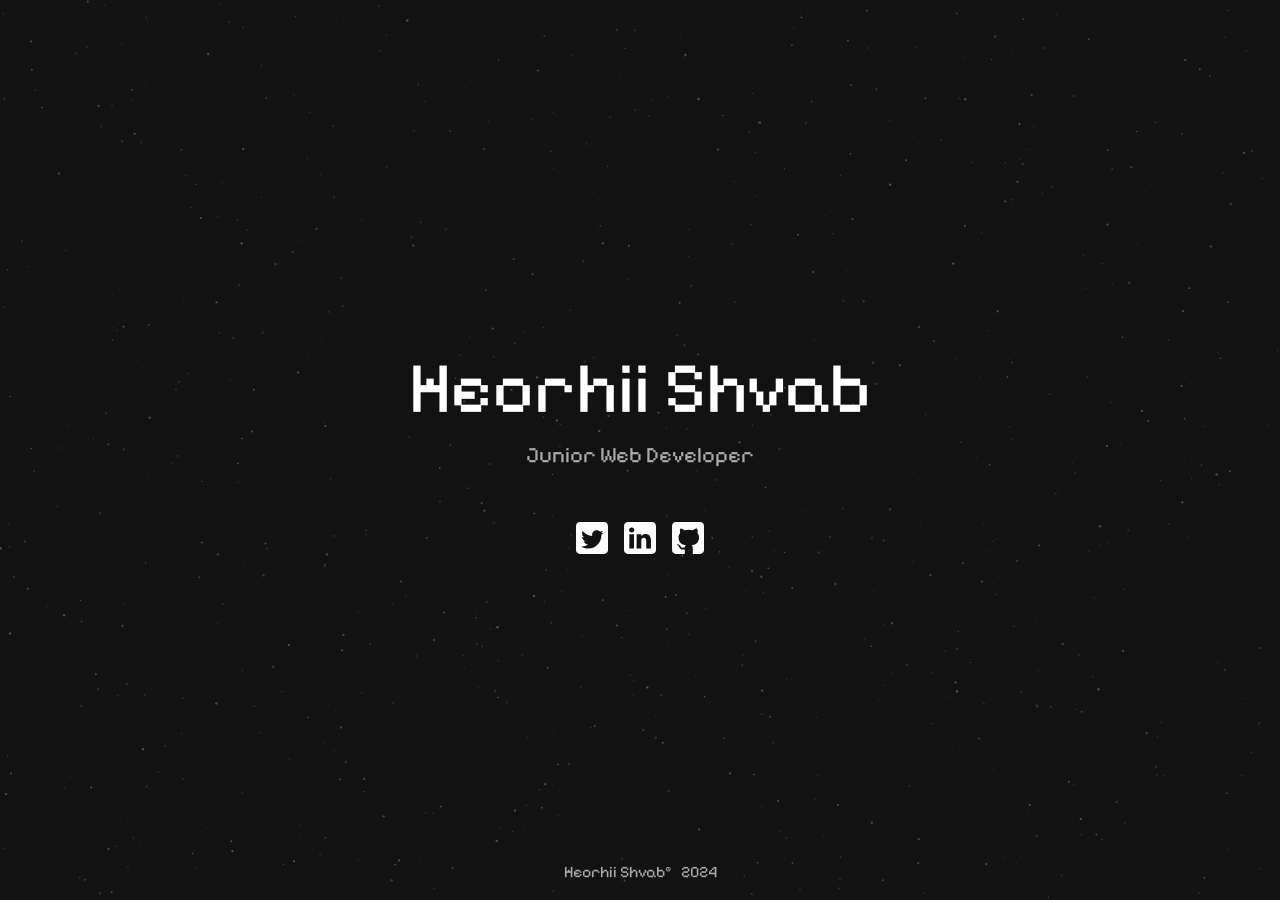
<file: index.html>
<!DOCTYPE html>
<html lang="en">
  <head>
    <meta charset="UTF-8" />
    <meta name="viewport" content="width=device-width, initial-scale=1.0" />
    <meta name="theme-color" content="#121212" />
    <meta name="description" content="Here you can find links on my social networks." />
    <meta name="robots" content="index" />
    <meta name="author" content="Heorhii Shvab" />
    <meta property="og:title" content="Heorhii Shvab" />
    <meta property="og:description" content="Junior Web Developer" />
    <meta property="og:url" content="/" />
    <meta property="og:image" content="/assets/og-image.jpg" />
    <meta property="og:type" content="website" />
    <meta name="twitter:card" content="summary_large_image" />
    <meta name="twitter:site" content="@Zhorrrro" />
    <meta name="twitter:title" content="Heorhii Shvab" />
    <meta name="twitter:description" content="Junior Web Developer" />
    <meta name="twitter:image" content="/assets/og-image.jpg" />
    <link rel="manifest" href="/assets/manifest.webmanifest" />
    <link rel="icon" href="/assets/favicon.ico" type="image/x-icon" sizes="90x90" />
    <title>Heorhii Shvab</title>
    <link rel="stylesheet" href="/assets/css.css" />
    <link rel="stylesheet" href="/assets/reset.css" />
    <link rel="preconnect" href="https://fonts.googleapis.com" />
    <link rel="preconnect" href="https://fonts.gstatic.com" crossorigin />
    <link href="https://fonts.googleapis.com/css2?family=Pixelify+Sans&display=swap" rel="stylesheet" />
    <script type="text/javascript" src="/assets/js.js" defer></script>
  </head>
  <body>
    <div class="canvas-container">
      <canvas id="canvas"></canvas>
    </div>
    <div>
      <main class="content">
        <div class="content__container">
          <h1 class="content__title">Heorhii Shvab</h1>
          <p class="content__subtitle">Junior Web Developer</p>
          <div class="socials">
            <a class="socials__icon" href="https://twitter.com/Zhorrrro">
              <svg width="32px" height="32px" viewBox="0 0 512 512" fill="none" xmlns="http://www.w3.org/2000/svg">
                <path
                  fill-rule="evenodd"
                  clip-rule="evenodd"
                  d="M449.446 0C483.971 0 512 28.03 512 62.554V449.446C512 483.97 483.97 512 449.446 512H62.554C28.03 512 0 483.97 0 449.446V62.554C0 28.03 28.029 0 62.554 0L449.446 0ZM195.519 424.544C331.458 424.544 405.787 311.901 405.787 214.276C405.787 211.058 405.787 207.839 405.634 204.774C420.04 194.353 432.607 181.326 442.569 166.46C429.389 172.284 415.136 176.269 400.117 178.108C415.443 168.912 427.09 154.506 432.607 137.188C418.355 145.617 402.569 151.748 385.711 155.119C372.224 140.713 353.067 131.824 331.765 131.824C290.998 131.824 257.895 164.928 257.895 205.694C257.895 211.518 258.508 217.188 259.887 222.552C198.431 219.487 144.025 190.062 107.55 145.311C101.266 156.192 97.588 168.912 97.588 182.399C97.588 207.993 110.615 230.675 130.538 243.855C118.431 243.548 107.09 240.177 97.128 234.659V235.579C97.128 271.441 122.569 301.173 156.439 308.069C150.309 309.755 143.719 310.675 136.975 310.675C132.224 310.675 127.627 310.215 123.029 309.295C132.378 338.721 159.657 360.023 191.994 360.636C166.707 380.407 134.83 392.207 100.194 392.207C94.217 392.207 88.393 391.901 82.569 391.134C114.906 412.284 153.833 424.544 195.519 424.544Z"
                  fill="currentColor"
                />
              </svg>
            </a>
            <a class="socials__icon" href="https://www.linkedin.com/in/heorhii-shvab-60b41117a/">
              <svg width="32px" height="32px" viewBox="0 0 512 512" fill="none" xmlns="http://www.w3.org/2000/svg">
                <path
                  fill-rule="evenodd"
                  clip-rule="evenodd"
                  d="M449.446 0C483.971 0 512 28.03 512 62.554V449.446C512 483.97 483.97 512 449.446 512H62.554C28.03 512 0 483.97 0 449.446V62.554C0 28.03 28.029 0 62.554 0L449.446 0ZM160.461 423.278V197.561H85.421V423.278H160.461ZM431 423.278V293.839C431 224.506 393.982 192.253 344.619 192.253C304.815 192.253 286.985 214.144 277.002 229.519V197.561H201.981C202.976 218.742 201.981 423.278 201.981 423.278H277.001V297.222C277.001 290.474 277.487 283.73 279.475 278.907C284.889 265.432 297.242 251.473 317.969 251.473C345.104 251.473 355.976 272.18 355.976 302.51V423.278H431ZM123.448 88.722C97.774 88.722 81 105.601 81 127.724C81 149.382 97.264 166.726 122.455 166.726H122.939C149.104 166.726 165.391 149.382 165.391 127.724C164.906 105.632 149.15 88.77 123.448 88.722Z"
                  fill="currentColor"
                />
              </svg>
            </a>
            <a class="socials__icon" href="https://github.com/GeorgeShvab">
              <svg width="32px" height="32px" viewBox="0 0 512 512" fill="none" xmlns="http://www.w3.org/2000/svg">
                <path
                  fill-rule="evenodd"
                  clip-rule="evenodd"
                  d="M449.592 0H62.5704C28.0178 0 0 28.0089 0 62.5506V449.449C0 483.991 28.0178 512 62.5704 512H183.219C188.12 512 191.796 511.837 194.246 511.51C196.697 511.183 199.147 509.714 201.598 507.182C204.048 504.651 205.273 500.894 205.273 495.995C205.273 495.342 205.192 487.747 205.11 473.294C205.028 458.84 204.947 447.408 204.947 438.997L197.268 440.304C192.367 441.202 186.241 441.61 178.726 441.447C171.293 441.365 163.533 440.549 155.528 439.079C147.522 437.609 140.089 434.261 133.228 429.116C126.366 423.89 121.465 417.031 118.524 408.62L115.175 400.944C112.97 395.8 109.457 390.165 104.638 383.959C99.8186 377.753 94.9992 373.507 90.0981 371.302L87.7293 369.669C86.1773 368.526 84.707 367.219 83.4 365.668C82.0931 364.116 81.0312 362.565 80.3777 361.013C79.7242 359.462 80.296 358.155 82.0114 357.175C83.8084 356.195 86.9941 355.705 91.6502 355.705L98.3483 356.685C102.759 357.583 108.314 360.278 114.849 364.688C121.383 369.097 126.775 374.895 131.022 381.999C136.168 391.145 142.295 398.086 149.565 402.822C156.753 407.64 164.104 410.008 171.374 410.008C178.644 410.008 185.016 409.437 190.407 408.375C195.716 407.232 200.781 405.599 205.437 403.394C207.397 388.532 212.87 377.1 221.774 369.097C209.113 367.791 197.677 365.749 187.63 363.136C177.582 360.523 167.045 356.114 156.263 350.152C145.48 344.191 136.495 336.679 129.388 327.86C122.282 318.959 116.401 307.282 111.908 292.828C107.334 278.374 105.046 261.716 105.046 242.853C105.046 215.987 113.787 193.041 131.349 174.178C123.099 153.927 123.916 131.307 133.718 106.156C140.171 104.196 149.728 105.666 162.389 110.648C175.05 115.629 184.362 119.957 190.244 123.468C196.125 126.979 200.863 130.001 204.375 132.45C225.041 126.653 246.361 123.795 268.416 123.795C290.471 123.795 311.79 126.653 332.456 132.45L345.118 124.448C353.776 119.14 363.987 114.241 375.831 109.749C387.675 105.258 396.579 104.115 402.869 106.075C412.834 131.226 413.733 153.845 405.564 174.096C423.126 192.959 431.867 215.906 431.867 242.771C431.867 261.634 429.579 278.374 425.005 292.91C420.431 307.445 414.55 319.122 407.361 327.941C400.173 336.679 391.106 344.11 380.324 350.071C369.541 356.032 359.086 360.441 348.957 363.055C338.828 365.668 327.474 367.709 314.813 369.016C326.412 378.978 332.13 394.82 332.13 416.378V496.077C332.13 499.833 332.702 502.936 333.763 505.222C334.825 507.509 336.622 509.142 339.073 510.04C341.523 510.938 343.647 511.51 345.608 511.673C347.486 511.918 350.182 512 353.776 512H449.429C483.981 512 511.999 483.991 511.999 449.449V62.5506C512.163 28.0089 484.145 0 449.592 0Z"
                  fill="currentColor"
                />
              </svg>
            </a>
          </div>
        </div>
      </main>
      <footer class="footer">
        <div class="footer__container">
          <p class="footer__copy">Heorhii Shvab&copy; &nbsp; 2024</p>
        </div>
      </footer>
    </div>
  </body>
</html>
</file>
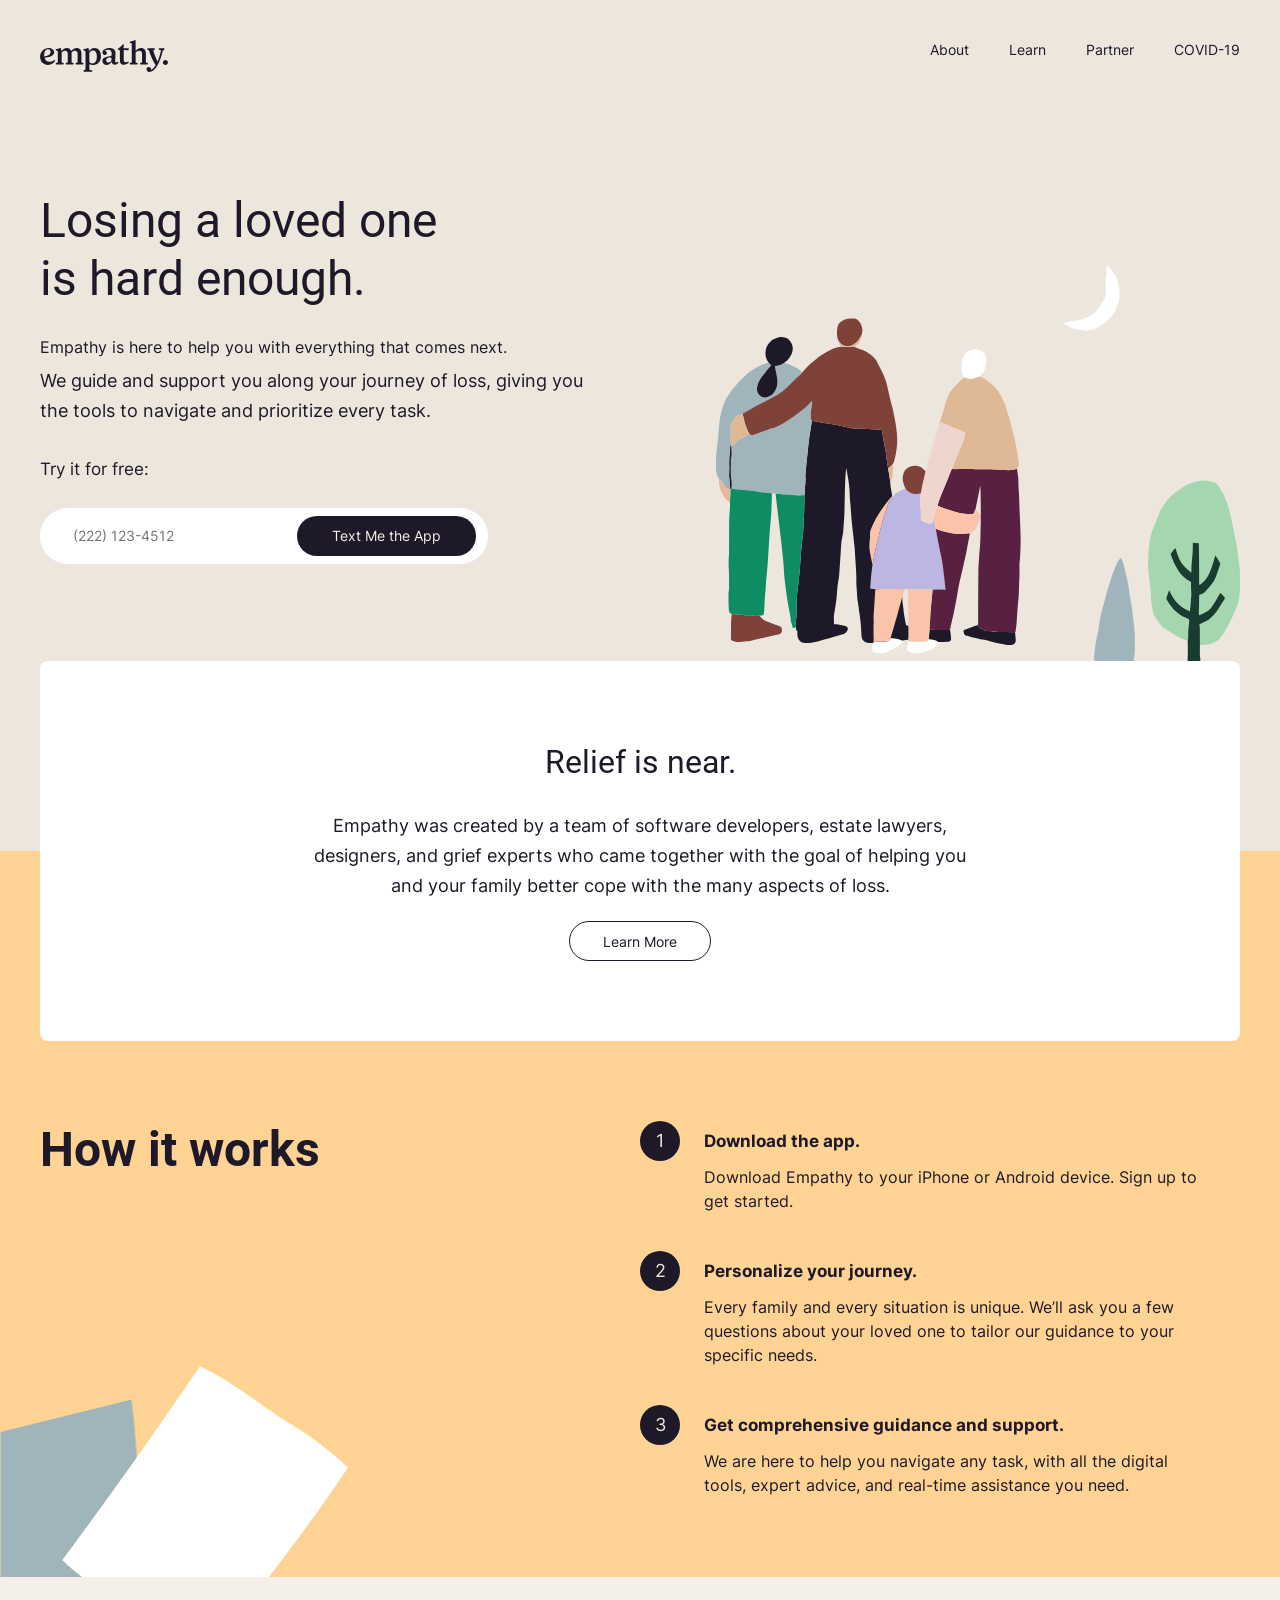
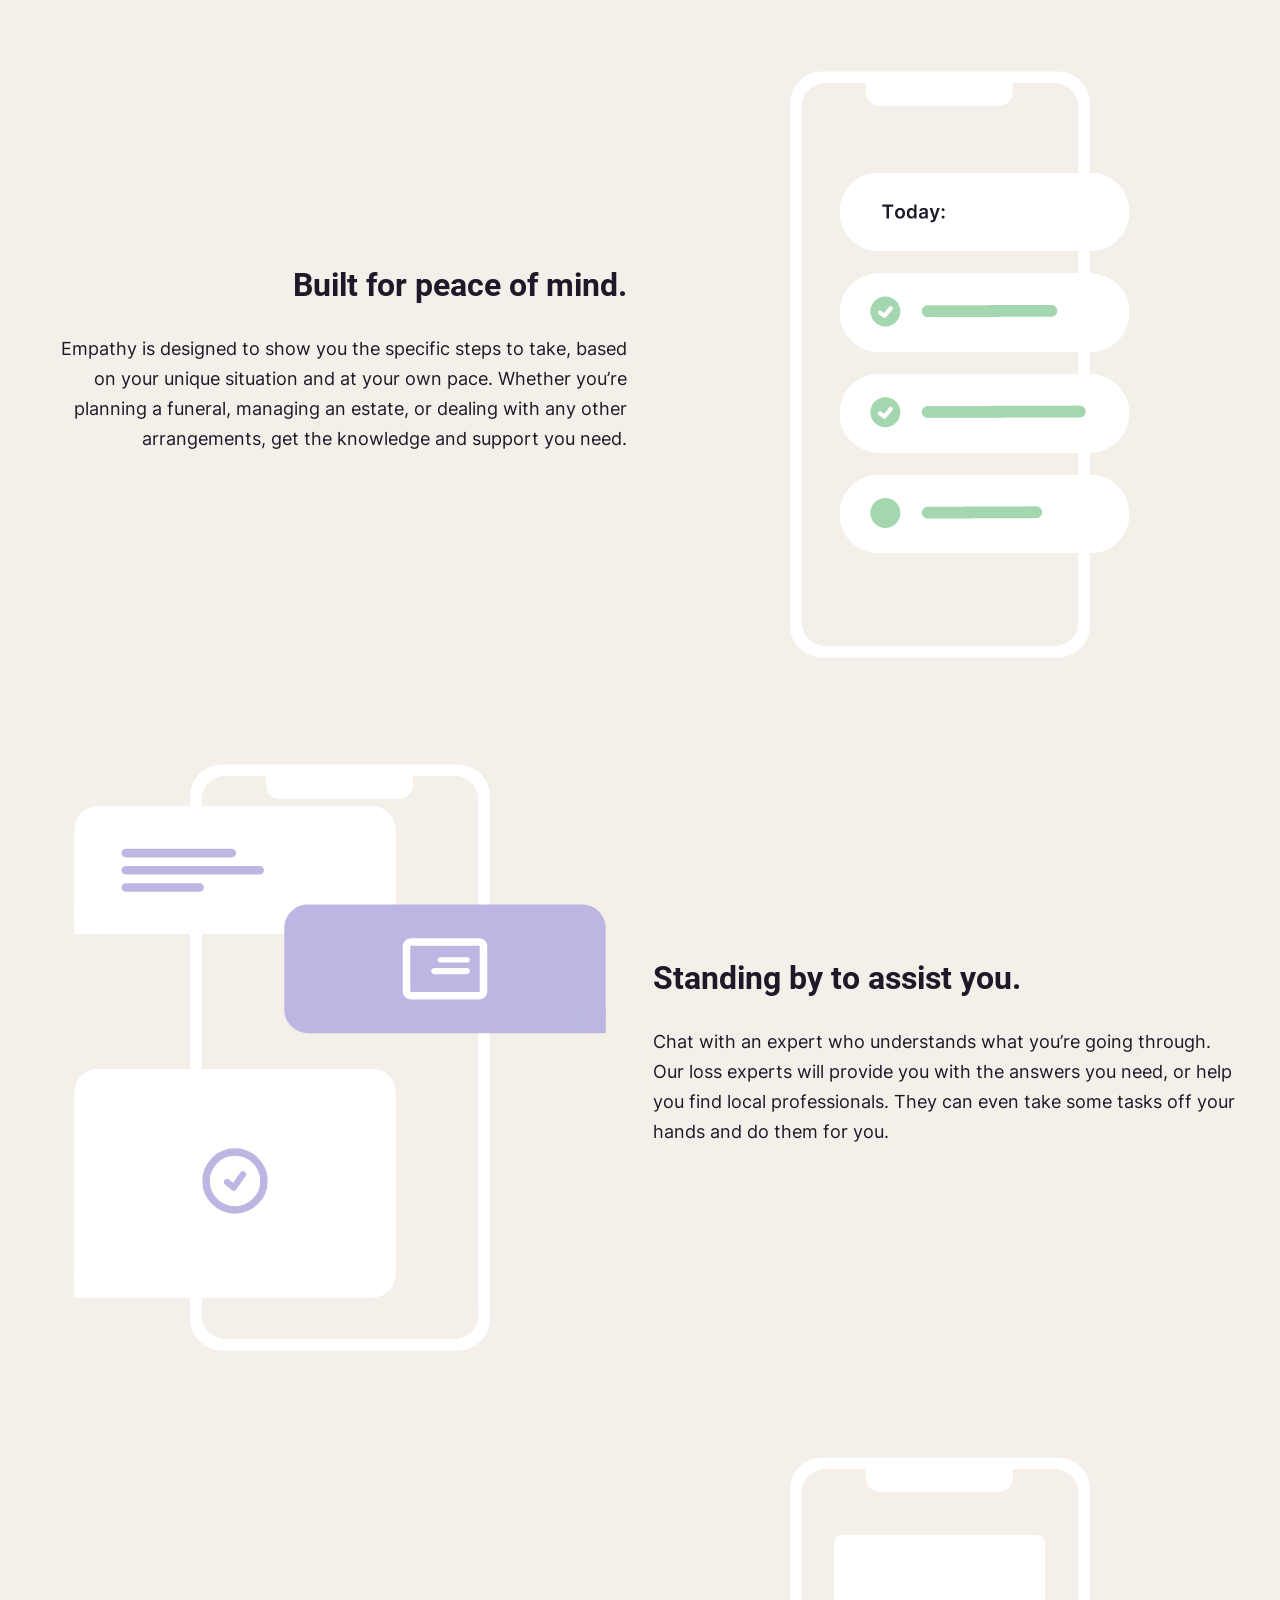
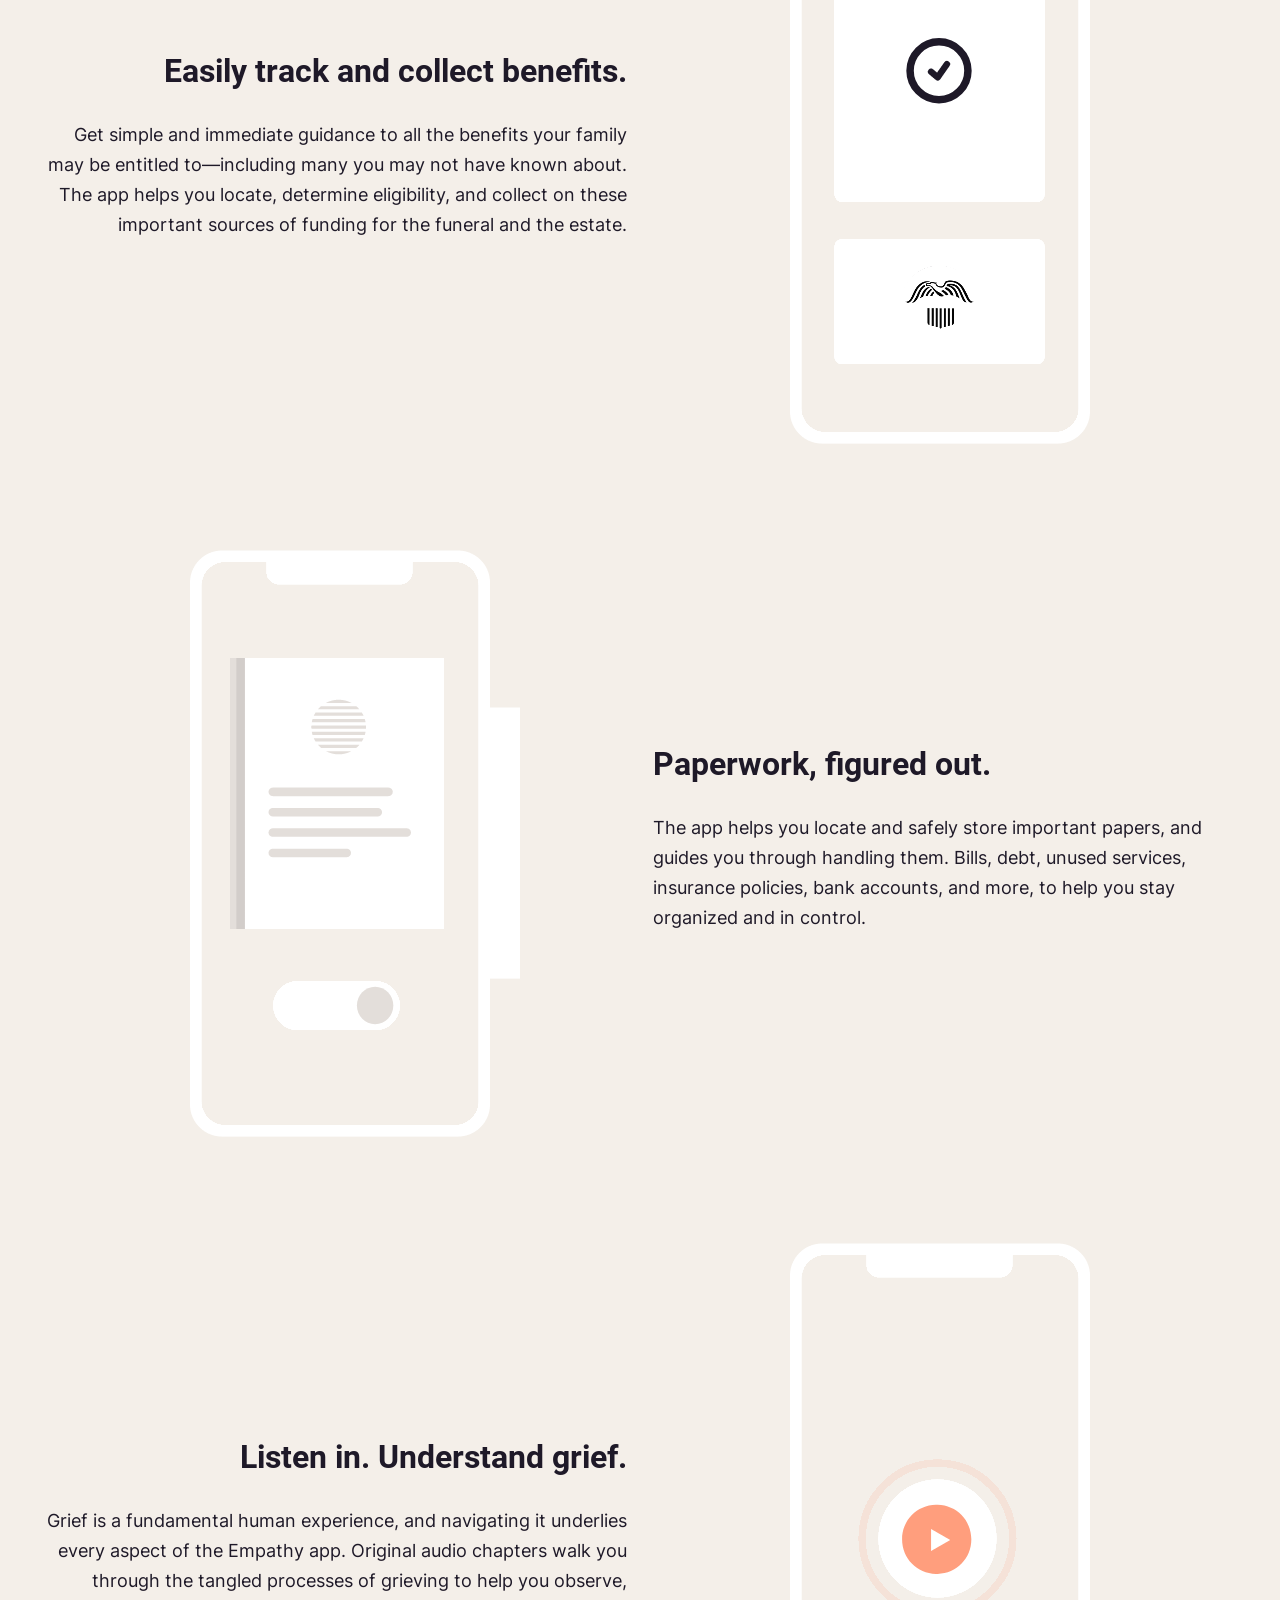
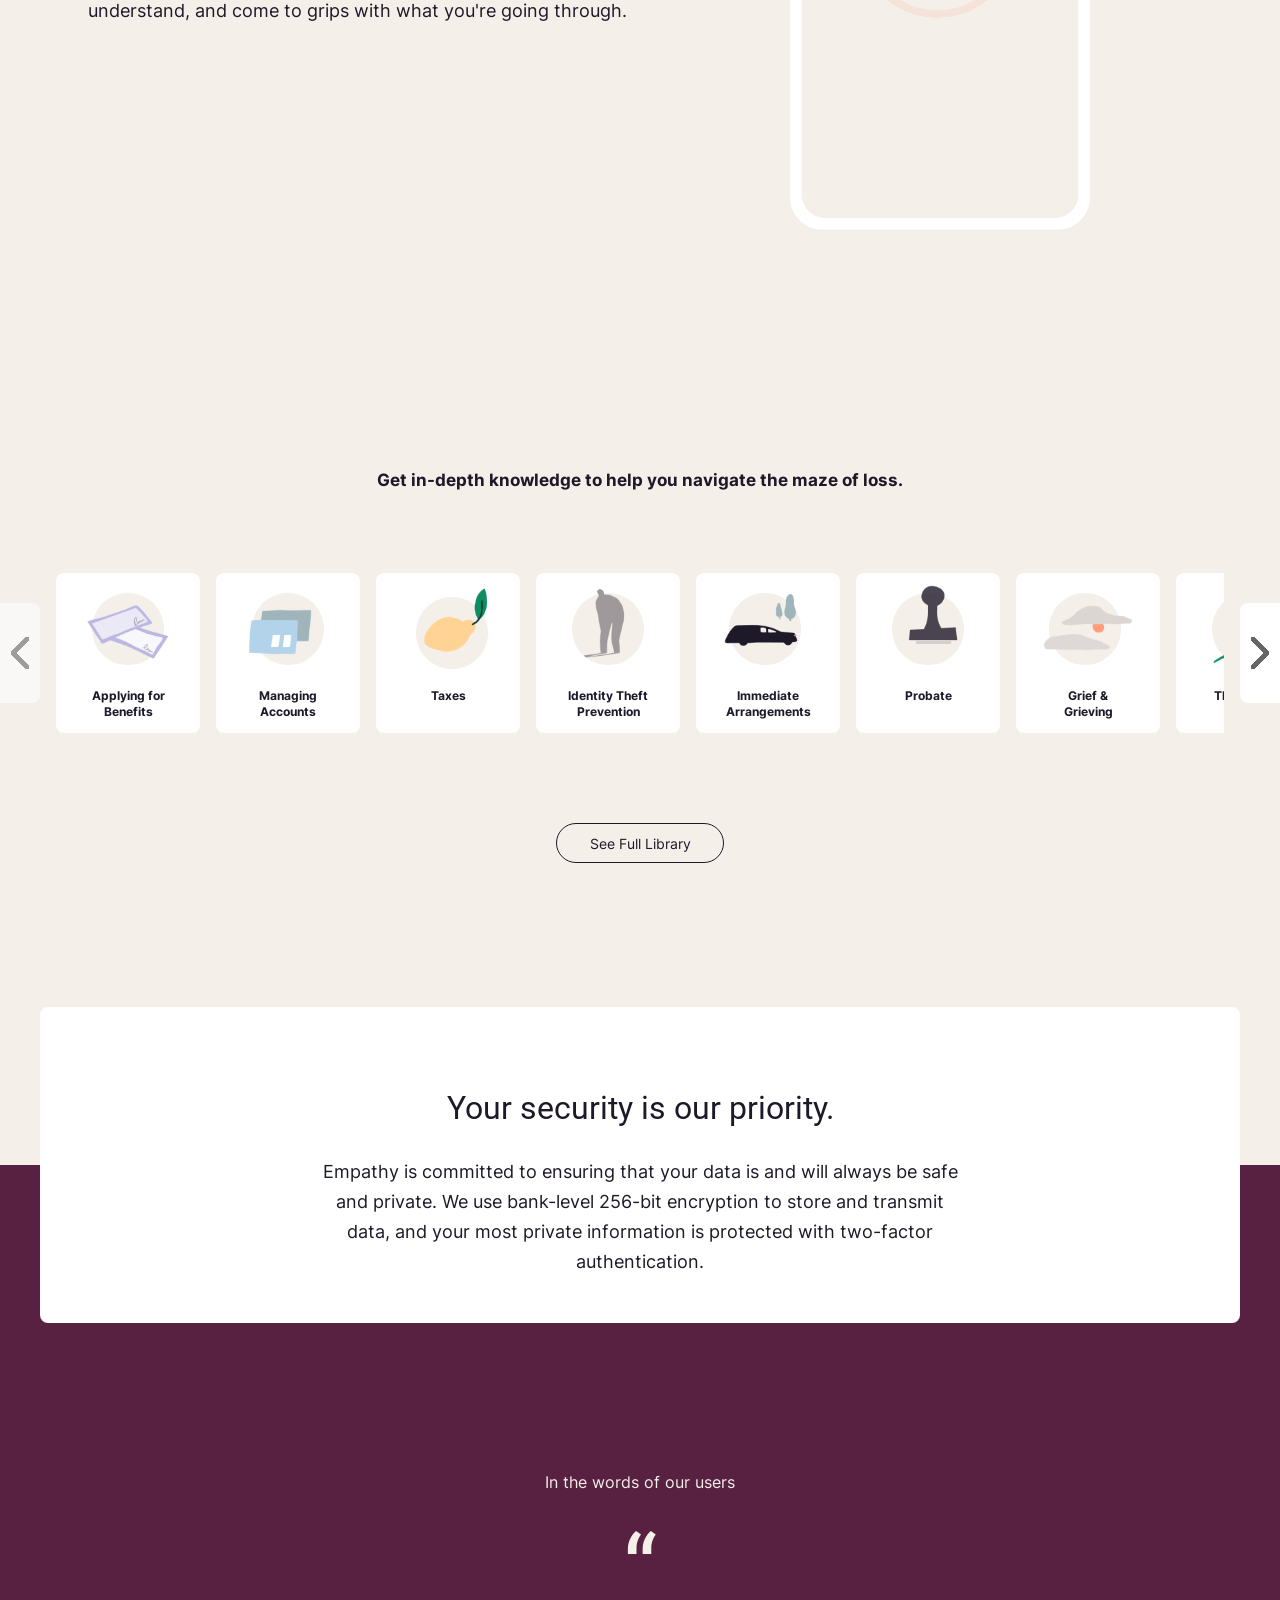
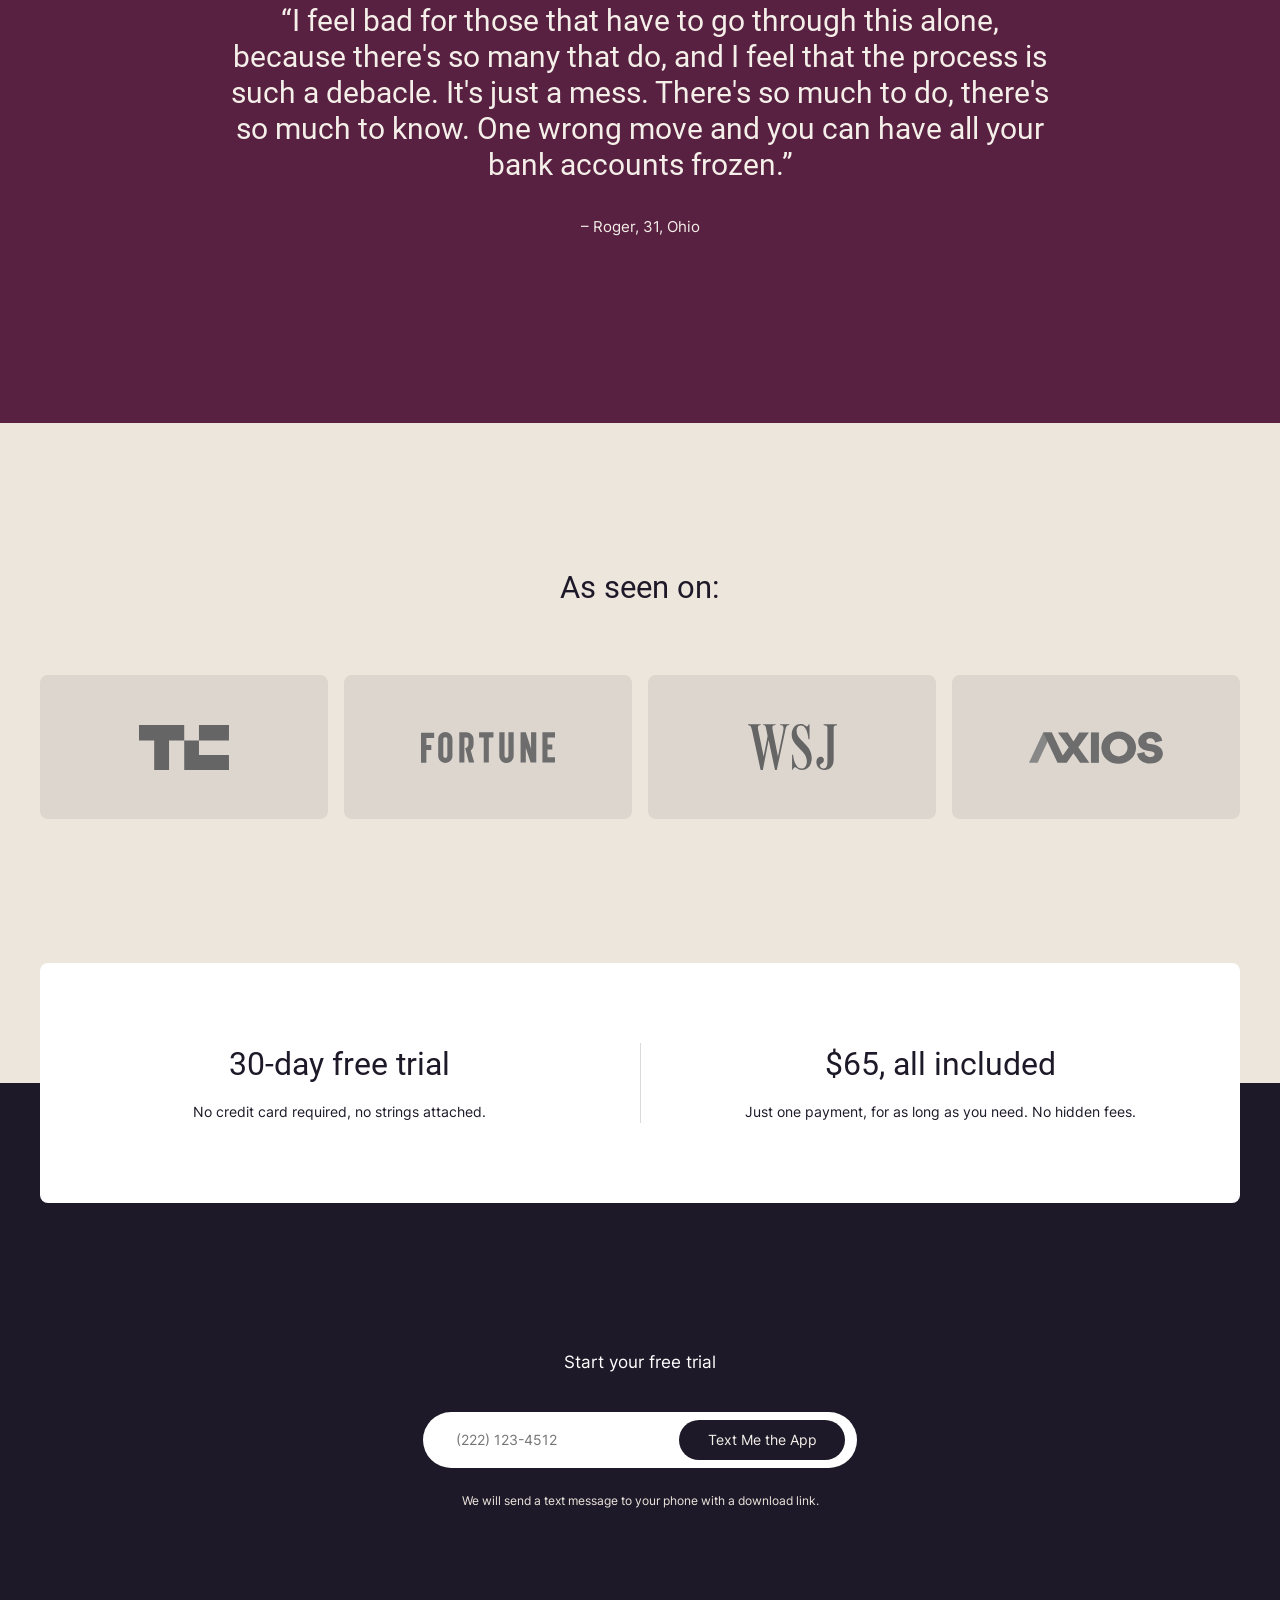
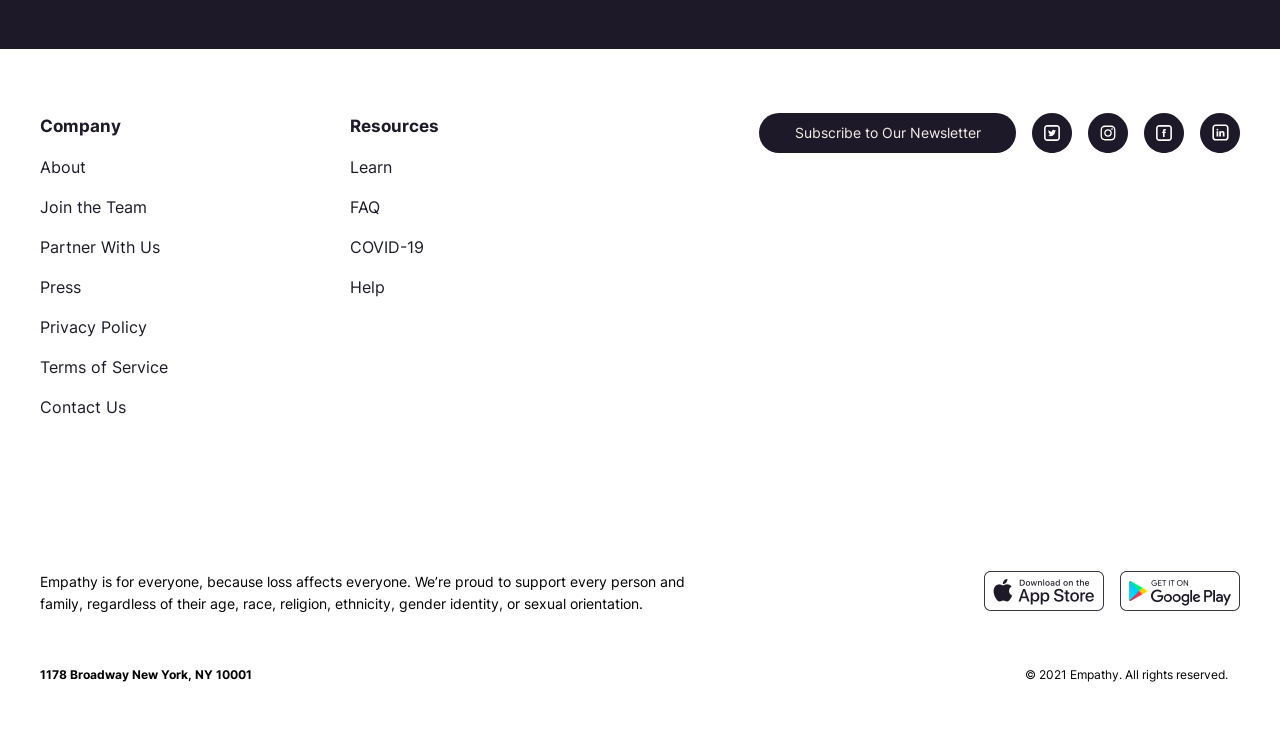
<file: works/empathy/index.html>
<!DOCTYPE html>
<html lang="en">
<head>
	<meta charset="UTF-8">
	<meta name="viewport" content="width=device-width, initial-scale=1.0">
	<title>Empathy</title>
	<link rel="stylesheet" href="templates/styles/style.css">
	<link rel="stylesheet" href="templates/styles/reset.css">
	<link rel="stylesheet" href="templates/styles/mobile.css">
	<script src="https://ajax.googleapis.com/ajax/libs/jquery/3.3.1/jquery.min.js"></script>
	<script src="templates/scripts/script.js"></script>
</head>
<body>
	<div class="header__nav-mobile">
		<div class="menu__wrapper">
			<ul class="header__list-mobile">
				<li class="header__item">
					<a href="" class="header__item-link">About</a>
				</li>
				<li class="header__item">
					<a href="" class="header__item-link">Learn</a>
				</li>
				<li class="header__item">
					<a href="" class="header__item-link">Partner</a>
				</li>
				<li class="header__item">
					<a href="" class="header__item-link">COVID-19</a>	
				</li>
			</ul>
		</div>
	</div>
	<header class="header">
		<div class="wrapper">
			<div class="header__wrapper">
				<img src="templates/images/header_logo.svg" alt="">
				<nav class="header__nav">
					<ul class="header__lists">
						<li class="header__item">
							<a href="" class="header__item-link">About</a>
						</li>
						<li class="header__item">
							<a href="" class="header__item-link">Learn</a>
						</li>
						<li class="header__item">
							<a href="" class="header__item-link">Partner</a>
						</li>
						<li class="header__item">
							<a href="" class="header__item-link">COVID-19</a>
						</li>
					</ul>
					<button class="header__button">
			    		<img src="templates/images/header_menu_button.png" alt="">
			    	</button>
				</nav>
			</div>
		</div>
	</header>
	<main class="main">
		<section class="intro">
			<div class="wrapper">
				<div class="intro__wrapper">
					<div class="intro__content">
						<h1 class="intro__title">Losing a loved one is hard enough.</h1>
						<p class="intro__text-smaller">Empathy is here to help you with everything that comes next.</p>
						<p class="intro__text-bigger">We guide and support you along your journey of loss, giving you the tools to navigate and prioritize every task.</p>
						<p class="intro__try-it">Try it for free:</p>
						<form action="" class="intro__form">
							<input type="text" class="intro__input" placeholder="(222) 123-4512">
							<button class="intro__button">Text Me the App</button>
						</form>
					</div>
					<div class="intro__image">
						<img class="intro__image-img" src="templates/images/intro_image.svg" alt="">
					</div>
				</div>
			</div>
		</section>
		<section class="learn-more">
			<div class="wrapper">
				<div class="learn-more__wrapper">
					<p class="learn-more__title">Relief is near.</p>
					<p class="learn-more__text">Empathy was created by a team of software developers, estate lawyers, designers, and grief experts who came together with the goal of helping you and your family better cope with the many aspects of loss.</p>
					<a href="" class="learn-more__link">Learn More</a>
				</div>
			</div>
			<div class="learn-more__background"></div>
			<div class="learn-more__background"></div>
		</section>
		<section class="steps">
			<div class="wrapper">
				<div class="steps__wrapper">
					<h1 class="steps__title">How it works</h1>
					<div class="steps__content">
						<div class="steps__block">
							<div class="steps__block-wrapper">
								<p class="steps__block-number">1</p>
								<h3 class="steps__block-title">Download the app.</h3>
							</div>
							<p class="steps__block-text">Download Empathy to your iPhone or Android device. Sign up to get started.</p>
						</div>
						<div class="steps__block">
							<div class="steps__block-wrapper">
								<p class="steps__block-number">2</p>
								<h3 class="steps__block-title">Personalize your journey.</h3>
							</div>
							<p class="steps__block-text">Every family and every situation is unique. We’ll ask you a few questions about your loved one to tailor our guidance to your specific needs.</p>
						</div>
						<div class="steps__block">
							<div class="steps__block-wrapper">
								<p class="steps__block-number">3</p>
								<h3 class="steps__block-title">Get comprehensive guidance and support.</h3>
							</div>
							<p class="steps__block-text">We are here to help you navigate any task, with all the digital tools, expert advice, and real-time assistance you need.</p>
						</div>
					</div>
				</div>
			</div>
			<img src="templates/images/squares.png" alt="" class="steps__squares">
		</section>
		<section class="functions">
			<div class="wrapper">
				<div class="function__block">
					<div class="function__block-1-text">
						<h2 class="function__block-title">Built for peace of mind.</h2>
						<p class="function__block-phrase">Empathy is designed to show you the specific steps to take, based on your unique situation and at your own pace. Whether you’re planning a funeral, managing an estate, or dealing with any other arrangements, get the knowledge and support you need.</p>
					</div>
					<img class="function__block-image" src="templates/images/function_image_1.png">
				</div>
				<div class="function__block">
					<img class="function__block-image" src="templates/images/function_image_2.png">
					<div class="function__block-2-text">
						<h2 class="function__block-title">Standing by to assist you.</h2>
						<p class="function__block-phrase">Chat with an expert who understands what you’re going through. Our loss experts will provide you with the answers you need, or help you find local professionals. They can even take some tasks off your hands and do them for you.</p>
					</div>
				</div>
				<div class="function__block">
					<div class="function__block-1-text">
						<h2 class="function__block-title">Easily track and collect benefits.</h2>
						<p class="function__block-phrase">Get simple and immediate guidance to all the benefits your family may be entitled to—including many you may not have known about. The app helps you locate, determine eligibility, and collect on these important sources of funding for the funeral and the estate.</p>
					</div>
					<img class="function__block-image" src="templates/images/function_image_3.png">
				</div>
				<div class="function__block">
					<img class="function__block-image" src="templates/images/function_image_4.png">
					<div class="function__block-2-text">
						<h2 class="function__block-title">Paperwork, figured out.</h2>
						<p class="function__block-phrase">The app helps you locate and safely store important papers, and guides you through handling them. Bills, debt, unused services, insurance policies, bank accounts, and more, to help you stay organized and in control.</p>
					</div>
				</div>
				<div class="function__block">
					<div class="function__block-1-text">
						<h2 class="function__block-title">Listen in. Understand grief.</h2>
						<p class="function__block-phrase">Grief is a fundamental human experience, and navigating it underlies every aspect of the Empathy app. Original audio chapters walk you through the tangled processes of grieving to help you observe, understand, and come to grips with what you're going through.</p>
					</div>
					<img class="function__block-image" src="templates/images/function_image_5.png">
				</div>
			</div>
		</section>
		<section class="scroll-bar">
			<div class="wrapper">
				<p class="scroll-bar__title">Get in-depth knowledge to help you navigate the maze of loss.</p>
			</div>
			<div class="scroll-bar__wrapper">
				<div class="scroll-bar__left-button-container">
					<div class="scroll-bar__left-button">
						<img src="templates/images/back.png" alt="">
					</div>
				</div>
				<div class="scroll-bar__right-button-container">
					<div class="scroll-bar__right-button">
						<img src="templates/images/next.png" alt="">
					</div>
				</div>
				<div class="scroll-bar__wrapper-overflow">
					<div class="scroll-bar__item">
						<img src="templates/images/scroll-bar_image_1.svg" alt="" class="scroll-bar__item-image">
						<p class="scroll-bar__item-title">Applying for Benefits</p>
					</div>
					<div class="scroll-bar__item">
						<img src="templates/images/scroll-bar_image_2.svg" alt="" class="scroll-bar__item-image">
						<p class="scroll-bar__item-title">Managing Accounts</p>
					</div>
					<div class="scroll-bar__item">
						<img src="templates/images/scroll-bar_image_3.svg" alt="" class="scroll-bar__item-image">
						<p class="scroll-bar__item-title">Taxes</p>
					</div>
					<div class="scroll-bar__item">
						<img src="templates/images/scroll-bar_image_4.svg" alt="" class="scroll-bar__item-image">
						<p class="scroll-bar__item-title">Identity Theft Prevention</p>
					</div>
					<div class="scroll-bar__item">
						<img src="templates/images/scroll-bar_image_5.svg" alt="" class="scroll-bar__item-image">
						<p class="scroll-bar__item-title">Immediate Arrangements</p>
					</div>
					<div class="scroll-bar__item">
						<img src="templates/images/scroll-bar_image_6.svg" alt="" class="scroll-bar__item-image">
						<p class="scroll-bar__item-title">Probate</p>
					</div>
					<div class="scroll-bar__item">
						<img src="templates/images/scroll-bar_image_7.svg" alt="" class="scroll-bar__item-image">
						<p class="scroll-bar__item-title">Grief & Grieving</p>
					</div>
					<div class="scroll-bar__item">
						<img src="templates/images/scroll-bar_image_8.svg" alt="" class="scroll-bar__item-image">
						<p class="scroll-bar__item-title">The Funeral</p>
					</div>
					<div class="scroll-bar__item">
						<img src="templates/images/scroll-bar_image_9.svg" alt="" class="scroll-bar__item-image">
						<p class="scroll-bar__item-title">The Will</p>
					</div>
					<div class="scroll-bar__item">
						<img src="templates/images/scroll-bar_image_1.svg" alt="" class="scroll-bar__item-image">
						<p class="scroll-bar__item-title">Applying for Benefits</p>
					</div>
					<div class="scroll-bar__item">
						<img src="templates/images/scroll-bar_image_2.svg" alt="" class="scroll-bar__item-image">
						<p class="scroll-bar__item-title">Managing Accounts</p>
					</div>
					<div class="scroll-bar__item">
						<img src="templates/images/scroll-bar_image_3.svg" alt="" class="scroll-bar__item-image">
						<p class="scroll-bar__item-title">Taxes</p>
					</div>
					<div class="scroll-bar__item">
						<img src="templates/images/scroll-bar_image_4.svg" alt="" class="scroll-bar__item-image">
						<p class="scroll-bar__item-title">Identity Theft Prevention</p>
					</div>
					<div class="scroll-bar__item">
						<img src="templates/images/scroll-bar_image_5.svg" alt="" class="scroll-bar__item-image">
						<p class="scroll-bar__item-title">Immediate Arrangements</p>
					</div>
				</div>
			</div>
			<a href="" class="scroll-bar__button">See Full Library</a>
		</section>
		<section class="security">
			<div class="wrapper">
				<div class="security__wrapper">
					<p class="security__title">Your security is our priority.</p>
					<p class="security__text">Empathy is committed to ensuring that your data is and will always be safe and private. We use bank-level 256-bit encryption to store and transmit data, and your most private information is protected with two-factor authentication.</p>
				</div>
			</div>
			<div class="security__background"></div>
			<div class="security__background"></div>
		</section>
		<section class="quote">
			<div class="wrapper">
				<p class="quote__title">In the words of our users</p>
				<p class="quote__mark">“</p>
				<p class="quote__text">“I feel bad for those that have to go through this alone, because there's so many that do, and I feel that the process is such a debacle. It's just a mess. There's so much to do, there's so much to know. One wrong move and you can have all your bank accounts frozen.”</p>
				<p class="quote__author">– Roger, 31, Ohio</p>
			</div>
		</section>
		<section class="clients">
			<h2 class="clients__title">As seen on:</h2>
			<div class="wrapper">
				<div class="clients__wrapper">
					<div class="clients__container">
						<div class="clients__item">
							<img src="templates/images/clients_logo_1.svg" alt="" class="clients__image">
						</div>
						<div class="clients__item">
							<img src="templates/images/clients_logo_2.svg" alt="" class="clients__image">
						</div>
					</div>
					<div class="clients__container">
						<div class="clients__item">
							<img src="templates/images/clients_logo_3.svg" alt="" class="clients__image">
						</div>
						<div class="clients__item">
							<img src="templates/images/clients_logo_4.svg" alt="" class="clients__image">
						</div>
					</div>
				</div>
			</div>
		</section>
		<section class="tariffs">
			<div class="wrapper">
				<div class="tariffs__wrapper">
					<div class="tariffs__container">
						<a class="tariffs__title" href="">30-day free trial</a>
						<p class="tariffs__text">No credit card required, no strings attached.</p>
					</div>
					<div class="tariffs__line"></div>
					<div class="tariffs__container">
						<a class="tariffs__title" href="">$65, all included</a>
						<p class="tariffs__text">Just one payment, for as long as you need. No hidden fees.</p>
					</div>
				</div>
			</div>
			<div class="tariffs__background"></div>
			<div class="tariffs__background"></div>
		</section>
		<section class="trial">
			<div class="wrapper">
				<p class="trial__title">Start your free trial</p>
				<form action="" class="trial__form">
					<input type="text" class="trial__input" placeholder="(222) 123-4512">
					<button class="trial__button">Text Me the App</button>
				</form>
				<p class="trial__text">We will send a text message to your phone with a download link.</p>
			</div>
		</section>
		<section class="footer">
			<div class="wrapper">
				<div class="footer__wrapper">
					<div class="footer__container-company-resources">
						<div class="footer__company">
							<ul class="footer__list">
								<li class="footer__list-title">Company</li>
								<li class="footer__list-item">
									<a href="" class="footer__list-link">About</a>
								</li>
								<li class="footer__list-item">
									<a href="" class="footer__list-link">Join the Team</a>
								</li>
								<li class="footer__list-item">
									<a href="" class="footer__list-link">Partner With Us</a>
								</li>
								<li class="footer__list-item">
									<a href="" class="footer__list-link">Press</a>
								</li>
								<li class="footer__list-item">
									<a href="" class="footer__list-link">Privacy Policy</a>
								</li>
								<li class="footer__list-item">
									<a href="" class="footer__list-link">Terms of Service</a>
								</li>
								<li class="footer__list-item">
									<a href="" class="footer__list-link">Contact Us</a>
								</li>
							</ul>
						</div>
						<div class="footer__resources">
							<ul class="footer__list">
								<li class="footer__list-title">Resources</li>
								<li class="footer__list-item">
									<a href="" class="footer__list-link">Learn</a>
								</li>
								<li class="footer__list-item">
									<a href="" class="footer__list-link">FAQ</a>
								</li>
								<li class="footer__list-item">
									<a href="" class="footer__list-link">COVID-19</a>
								</li>
								<li class="footer__list-item">
									<a href="" class="footer__list-link">Help</a>
								</li>
							</ul>
						</div>
					</div>
					<div class="footer__container-social">
						<a href="" class="footer__subscribe-button">Subscribe to Our Newsletter</a>
						<div class="footer__social-network-container">
							<a href="" class="footer__social-network"><img src="templates/images/footer_twitter_icon.svg" alt=""></a>
							<a href="" class="footer__social-network"><img src="templates/images/footer_instagram_icon.svg" alt=""></a>
							<a href="" class="footer__social-network"><img src="templates/images/footer_facebook_icon.svg" alt=""></a>
							<a href="" class="footer__social-network"><img src="templates/images/footer_linkedin_icon.svg" alt=""></a>
						</div>
					</div>
				</div>
				<div class="footer__wrapper">
					<p class="footer__text">Empathy is for everyone, because loss affects everyone. We’re proud to support every person and family, regardless of their age, race, religion, ethnicity, gender identity, or sexual orientation.</p>
					<div class="footer__container">
						<img class="footer__download-image" src="templates/images/footer_app-store.svg" alt="">
						<img class="footer__download-image" src="templates/images/footer_google-play.svg" alt="">
					</div>
				</div>
				<div class="footer__wrapper">
					<p class="footer__address">1178 Broadway New York, NY 10001</p>
					<p class="footer__rights">© 2021 Empathy. All rights reserved.</p>
				</div>
			</div>
		</section>
	</main>			
</body>
</html>
</file>
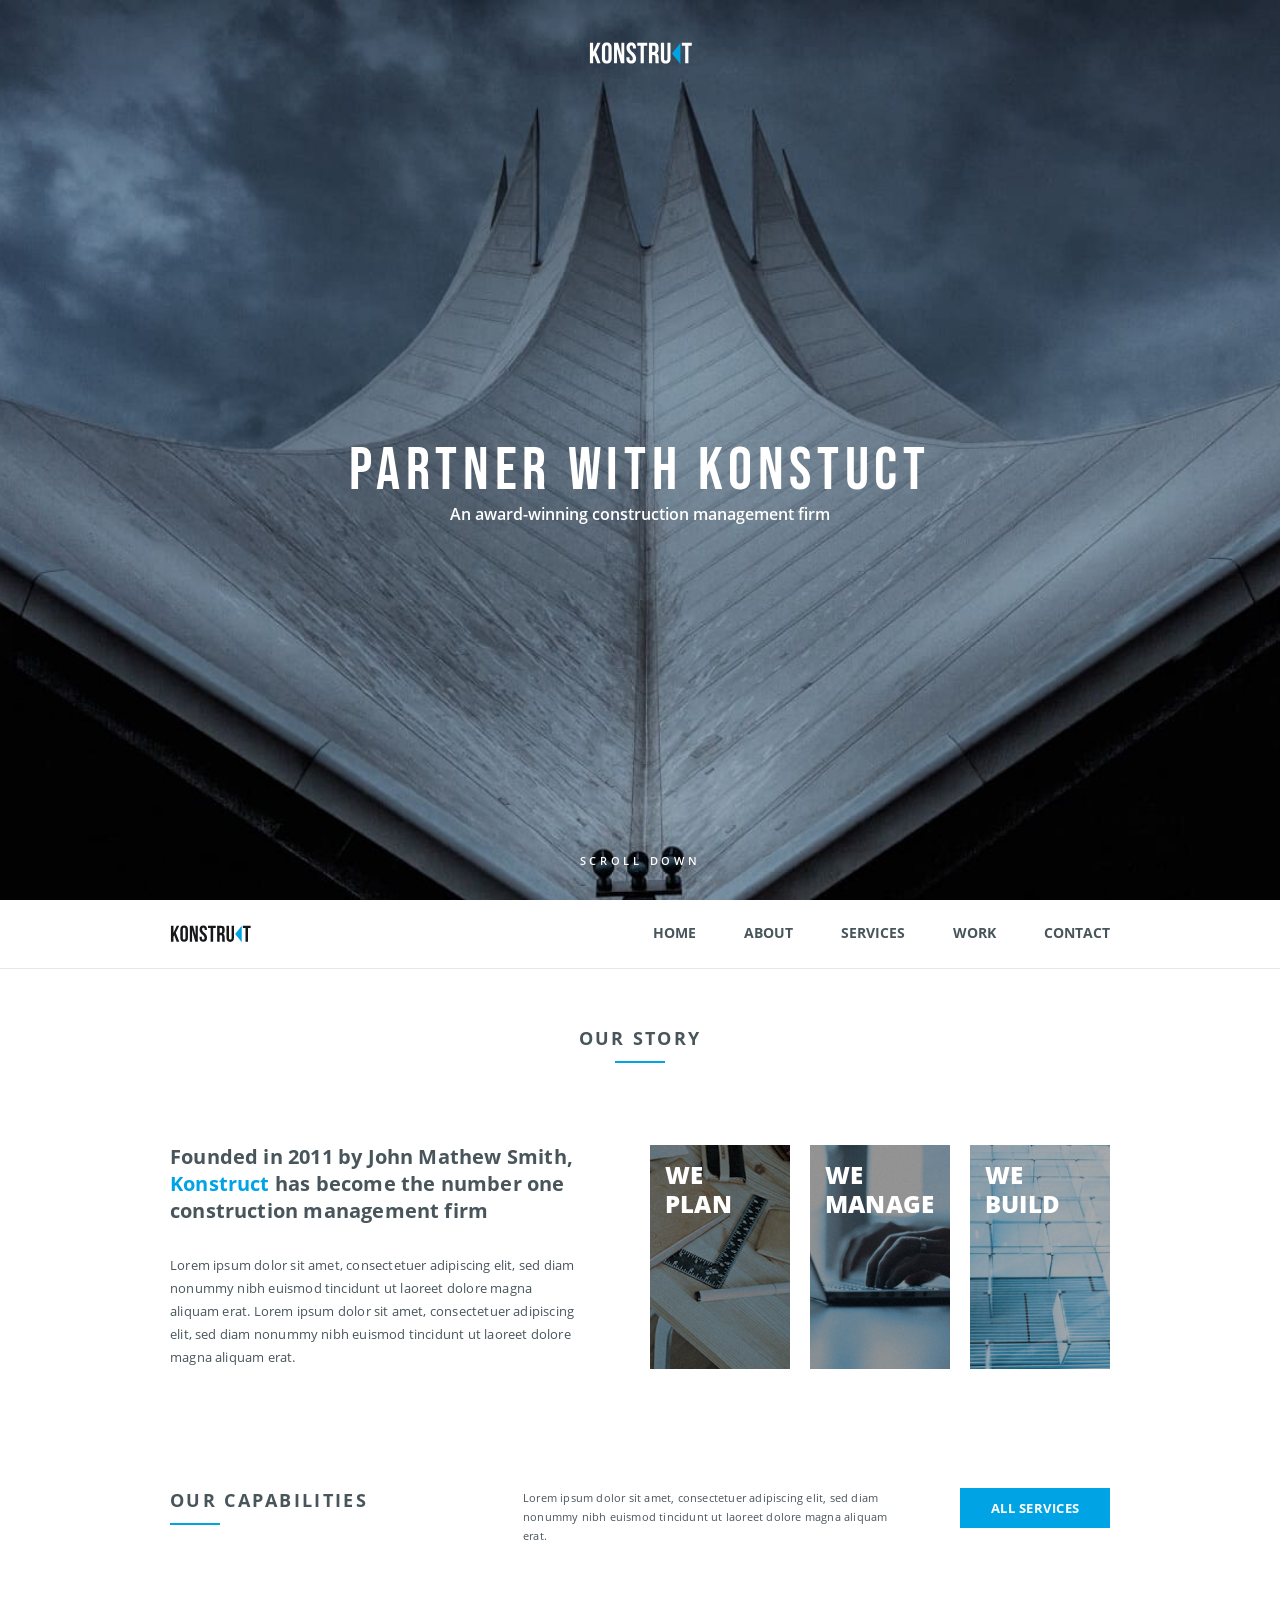
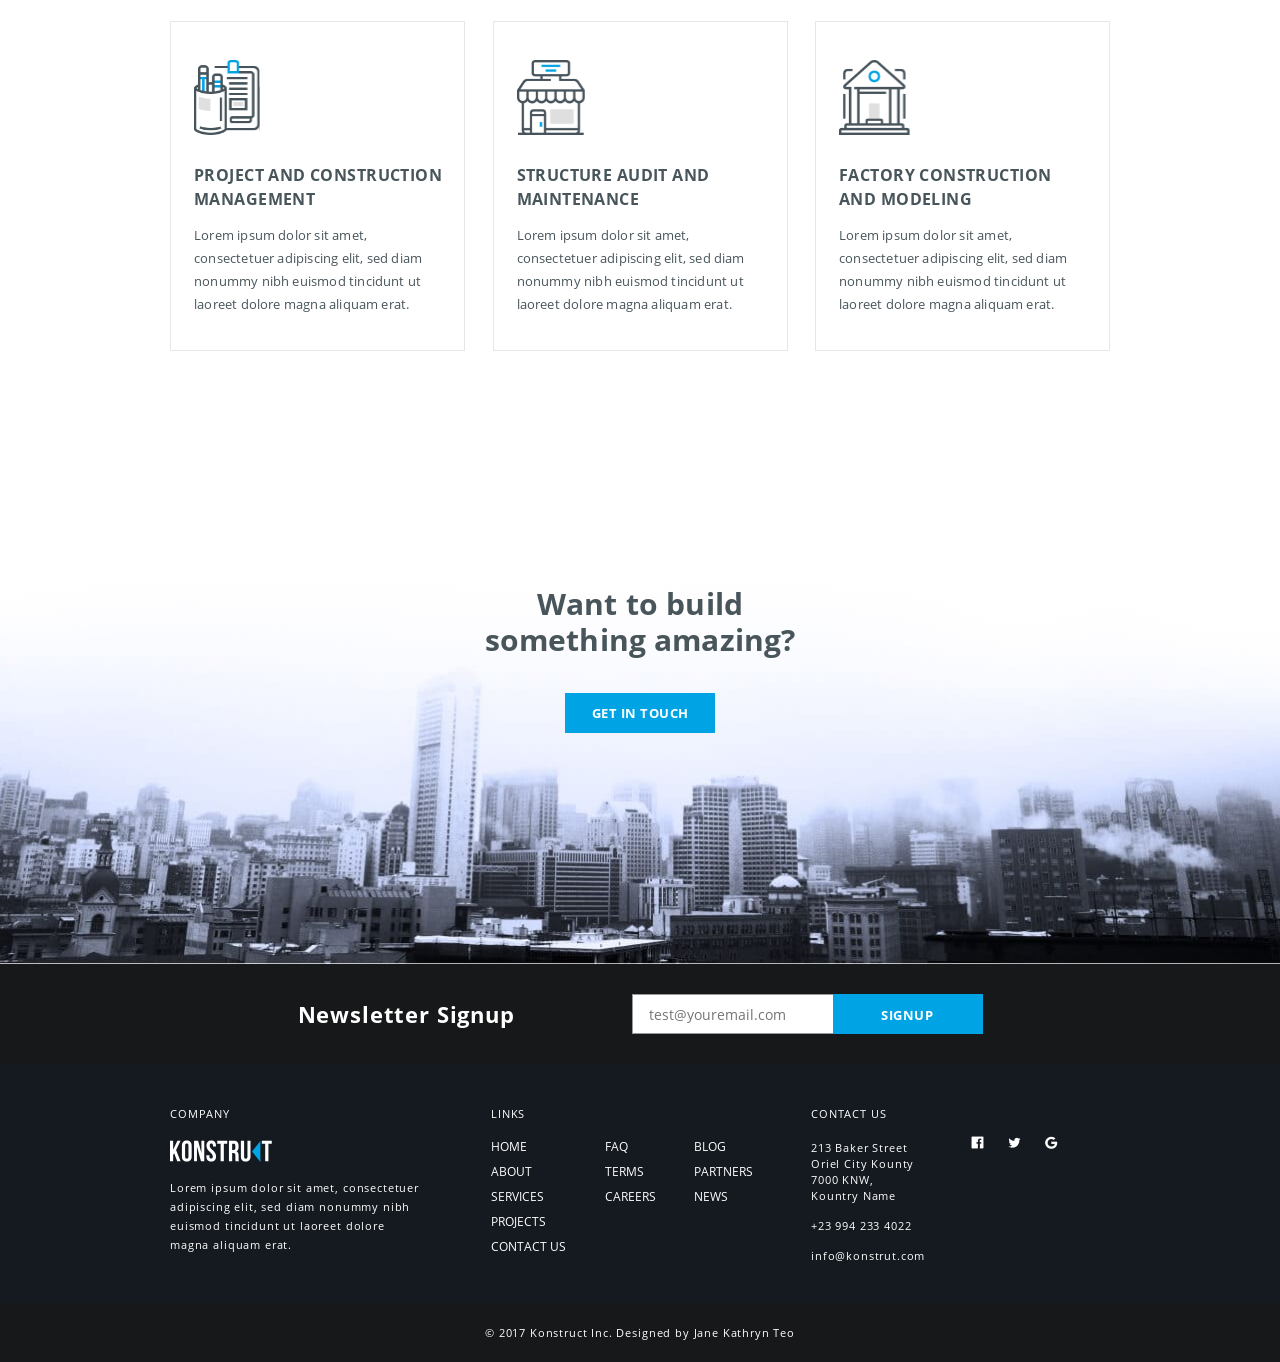
<file: works/konstruct/index.html>
<!DOCTYPE html>
<html lang="en">
<head>
	<meta charset="UTF-8">
	<meta name="viewport" content="width=device-width, initial-scale=1.0">
	<title>Construct</title>
	<link rel="stylesheet" type="text/css" href="templates/styles/style.css">
	<link rel="stylesheet" type="text/css" href="templates/styles/reset.css">
	<link rel="stylesheet" type="text/css" href="templates/styles/mobile.css">
	<script src="https://ajax.googleapis.com/ajax/libs/jquery/3.3.1/jquery.min.js"></script>
	<script src="templates/scripts/script.js"></script>
</head>
<body>
	<div class="header__nav-mobile">
						<div class="menu__wrapper">
							<ul class="header__list-mobile">
								<li class="header__item">
									<a href="/" class="header__link">HOME</a>
								</li>
								<li class="header__item">
									<a href="/" class="header__link">ABOUT</a>
								</li>
								<li class="header__item">
									<a href="/" class="header__link">SERVICES</a>
								</li>
								<li class="header__item">
									<a href="/" class="header__link">WORK</a>	
								</li>
								<li class="header__item">
									<a href="/" class="header__link">CONTACT</a>	
								</li>
							</ul>
						</div>
					</div>
	<section class="intro">
		<div class="wrapper">
			<div class="intro__logo">
				<a href="/" class="intro__logo-link">
					<img alt="konstruct" src="templates/images/intro_logo.svg">
				</a>
			</div>
			<div class="intro__wrapper">
				<div class="intro__container">
					<p class="intro__title">PARTNER WITH KONSTUCT</p>
					<p class="intro__subtitle">An award-winning construction management firm</p>
				</div>
			</div>
			<p class="intro__scroll">SCROLL DOWN</p>
		</div>
	</section>
	<header class="header">
		<div class="wrapper">
			<div class="header__wrapper">
				<div class="header__logo">
					<a href="/" class="header__logo-link">
						<img alt="konstruct" src="templates/images/header_logo.svg" alt="">
					</a>
				</div>
			    <nav class="header__nav">
			    	<ul class="header__list">
			    		<li class="header__item">
			    			<a href="/" class="header__link">HOME</a>
			    		</li>
			    		<li class="header__item">
			    			<a href="/" class="header__link">ABOUT</a>
			    		</li>
			    		<li class="header__item">
			    			<a href="/" class="header__link">SERVICES</a>
			    		</li>
			    		<li class="header__item">
			    			<a href="/" class="header__link">WORK</a>	
			    		</li>
			    		<li class="header__item">
			    			<a href="/" class="header__link">CONTACT</a>	
			    		</li>
			    	</ul>
			    	<button class="header__button">
			    		<img alt="menu" src="templates/images/header_menu_button.png" alt="">
			    	</button>
			    </nav>
			</div>
		</div>
	</header>
	<main class="main">
		<section class="story">
			<div class="wrapper">
				<h1 class="story__title">OUR STORY</h1>
				<div class="story__line"></div>
				<div class="story__container">
					<div class="story__text">
						<p class="story__subtitle">Founded in 2011 by John Mathew Smith, <span class="story__subtitle-highlited">Konstruct</span> has become the number one construction management firm</p>
						<p class="story__phrase">Lorem ipsum dolor sit amet, consectetuer adipiscing elit, sed diam nonummy nibh euismod tincidunt ut laoreet dolore magna aliquam erat. Lorem ipsum dolor sit amet, consectetuer adipiscing elit, sed diam nonummy nibh euismod tincidunt ut laoreet dolore magna aliquam erat.</p>
					</div>
					<div class="story__blocks">
						<div class="story__block">
							<p class="story__image__title">WE<br/>PLAN</p>
						</div>
						<div class="story__block">
							<p class="story__image__title">WE<br/>MANAGE</p>
						</div>
						<div class="story__block">
							<p class="story__image__title">WE<br/>BUILD</p>
						</div>
					</div>
				</div>
			</div>
		</section>
		<section class="capabilities">
			<div class="wrapper">
				<div class="capabilities__wrapper">
					<div class="capabilities__container">
						<h1 class="capabilities__title">OUR CAPABILITIES</h1>
						<div class="capabilities__line"></div>
					</div>
					<div class="capabilities__container">
						<p class="capabilities__phrase">Lorem ipsum dolor sit amet, consectetuer adipiscing elit, sed diam nonummy nibh euismod tincidunt ut laoreet dolore magna aliquam erat.</p>
						<a href="/" class="capabilities__button">ALL SERVICES</a>
					</div>
				</div>
				<div class="capabilities__blocks">
					<div class="capabilities__block">
						<img alt="PROJECT AND CONSTRUCTION MANAGEMENT" src="templates/images/capabilities_image_1.svg" alt="" class="capabilities__icon">
						<p class="capabilities__block__title">PROJECT AND CONSTRUCTION MANAGEMENT</p>
						<p class="capabilities__block__phrase">Lorem ipsum dolor sit amet, consectetuer adipiscing elit, sed diam nonummy nibh euismod tincidunt ut laoreet dolore magna aliquam erat.</p>
					</div>
					<div class="capabilities__block">
						<img alt="STRUCTURE AUDIT AND MAINTENANCE" src="templates/images/capabilities_image_2.svg" alt="" class="capabilities__icon">
						<p class="capabilities__block__title">STRUCTURE AUDIT AND MAINTENANCE</p>
						<p class="capabilities__block__phrase">Lorem ipsum dolor sit amet, consectetuer adipiscing elit, sed diam nonummy nibh euismod tincidunt ut laoreet dolore magna aliquam erat.</p>
					</div>
					<div class="capabilities__block">
						<img alt="FACTORY CONSTRUCTION AND MODELING" src="templates/images/capabilities_image_3.svg" alt="" class="capabilities__icon">
						<p class="capabilities__block__title">FACTORY CONSTRUCTION AND MODELING</p>
						<p class="capabilities__block__phrase">Lorem ipsum dolor sit amet, consectetuer adipiscing elit, sed diam nonummy nibh euismod tincidunt ut laoreet dolore magna aliquam erat.</p>
					</div>
				</div>
			</div>
		</section>
		<section class="communication">
			<div class="communication__image">
				<div class="wrapper">
					<h1 class="communication__title">Want to build something amazing?</h1>
					<a href="/" class="communication__button">GET IN TOUCH</a>
				</div>
			</div>
		</section>
		<section class="mailing">
			<div class="wrapper">
				<div class="mailing__container">
					<h2 class="mailing__title">Newsletter Signup</h2>
					<form action="/" class="form">
						<input type="text" class="mailing__input" placeholder="test@youremail.com">
						<button class="mailing__button">SIGNUP</button>
					</form>
				</div>
			</div>
		</section>
		<section class="footer">
			<div class="wrapper">
				<div class="footer__container">
					<div class="footer__company">
						<p class="footer__title">COMPANY</p>
						<a href="/" class="footer__logo-link">
							<img alt="konstruct" src="templates/images/footer_logo.svg" alt="" class="footer__logo">
						</a>
						<p class="footer__phrase">Lorem ipsum dolor sit amet, consectetuer adipiscing elit, sed diam nonummy nibh euismod tincidunt ut laoreet dolore magna aliquam erat.</p>
					</div>
					<div class="footer__links">
						<p class="footer__title">LINKS</p>
						<div class="footer__lists">
							<ul class="footer__list">
								<li class="footer__item">
									<a href="/" class="footer__item-link">HOME</a>
								</li>
								<li class="footer__item">
									<a href="/" class="footer__item-link">ABOUT</a>
								</li>
								<li class="footer__item">
									<a href="/" class="footer__item-link">SERVICES</a>
								</li>
								<li class="footer__item">
									<a href="/" class="footer__item-link">PROJECTS</a>
								</li>
								<li class="footer__item">
									<a href="/" class="footer__item-link">CONTACT US</a>
								</li>
							</ul>
							<ul class="footer__list">
								<li class="footer__item">
									<a href="/" class="footer__item-link">FAQ</a>
								</li>
								<li class="footer__item">
									<a href="/" class="footer__item-link">TERMS</a>
								</li>
								<li class="footer__item">
									<a href="/" class="footer__item-link">CAREERS</a>
								</li>
							</ul>
							<ul class="footer__list">
								<li class="footer__item">
									<a href="/" class="footer__item-link">BLOG</a>
								</li>
								<li class="footer__item">
									<a href="/" class="footer__item-link">PARTNERS</a>
								</li>
								<li class="footer__item">
									<a href="/" class="footer__item-link">NEWS</a>
								</li>
							</ul>
						</div>
					</div>
					<div class="footer__contacts">
						<p class="footer__title">CONTACT US</p>
						<p class="footer__adress">213 Baker Street<br/>Oriel City Kounty<br/>7000 KNW,<br/>Kountry Name</p>
						<p class="footer__number">+23 994 233 4022</p>
						<p class="footer__email">info@konstrut.com</p>
					</div>
					<div class="footer__networks">
						<div class="footer__network">
							<a href="/" class="footer__network-link">
								<img alt="facebook" src="templates/images/footer_facebook_icon.png" alt="">
							</a>
						</div>
						<div class="footer__network">
							<a href="/" class="footer__network-link">
								<img alt="twitter" src="templates/images/footer_twitter_icon.png" alt="">
							</a>
						</div>
						<div class="footer__network">
							<a href="/" class="footer__network-link">
								<img alt="google" src="templates/images/footer_google+_icon.png" alt="">
							</a>
						</div>
					</div>
				</div>
			</div>
			<div class="footer__author">
				<p class="footer__author__phrase">© 2017 Konstruct Inc. Designed by Jane Kathryn Teo</p>
			</div>
		</section>
	</main>
</body>
</html>
</file>
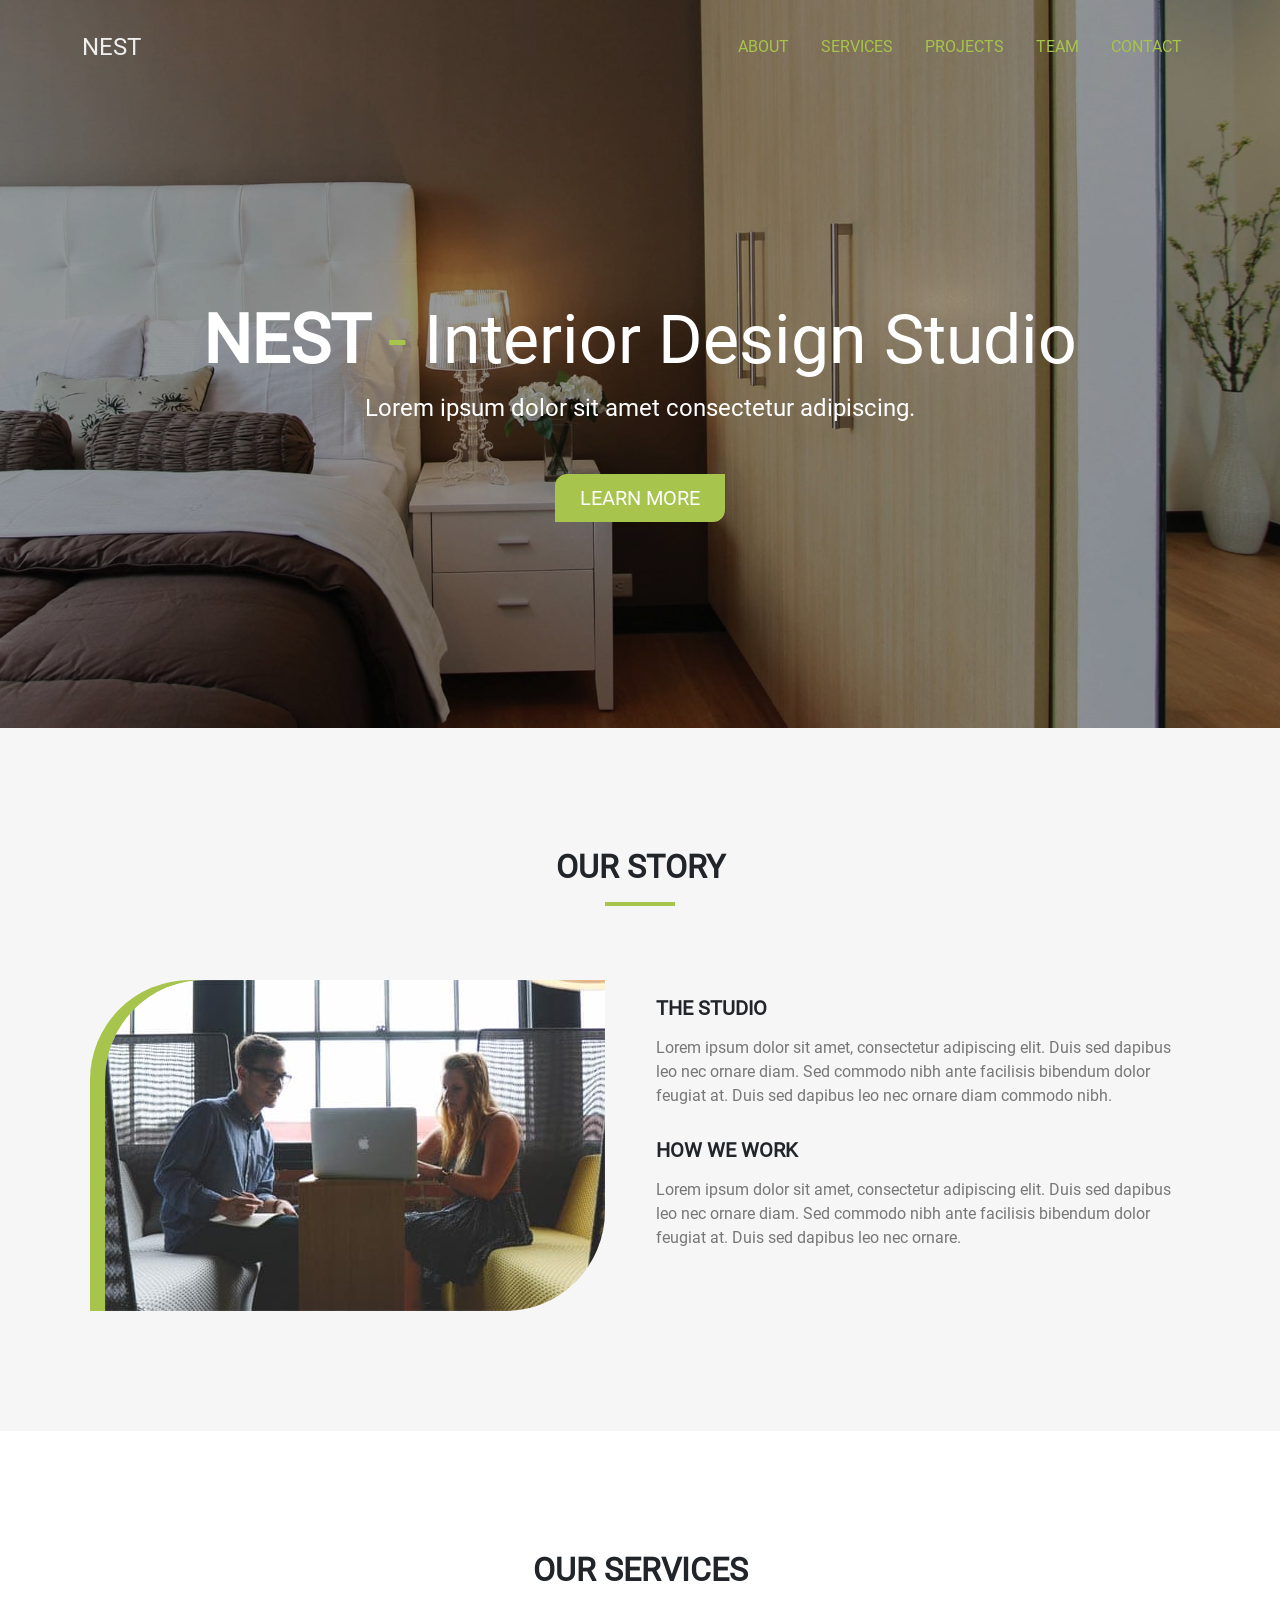
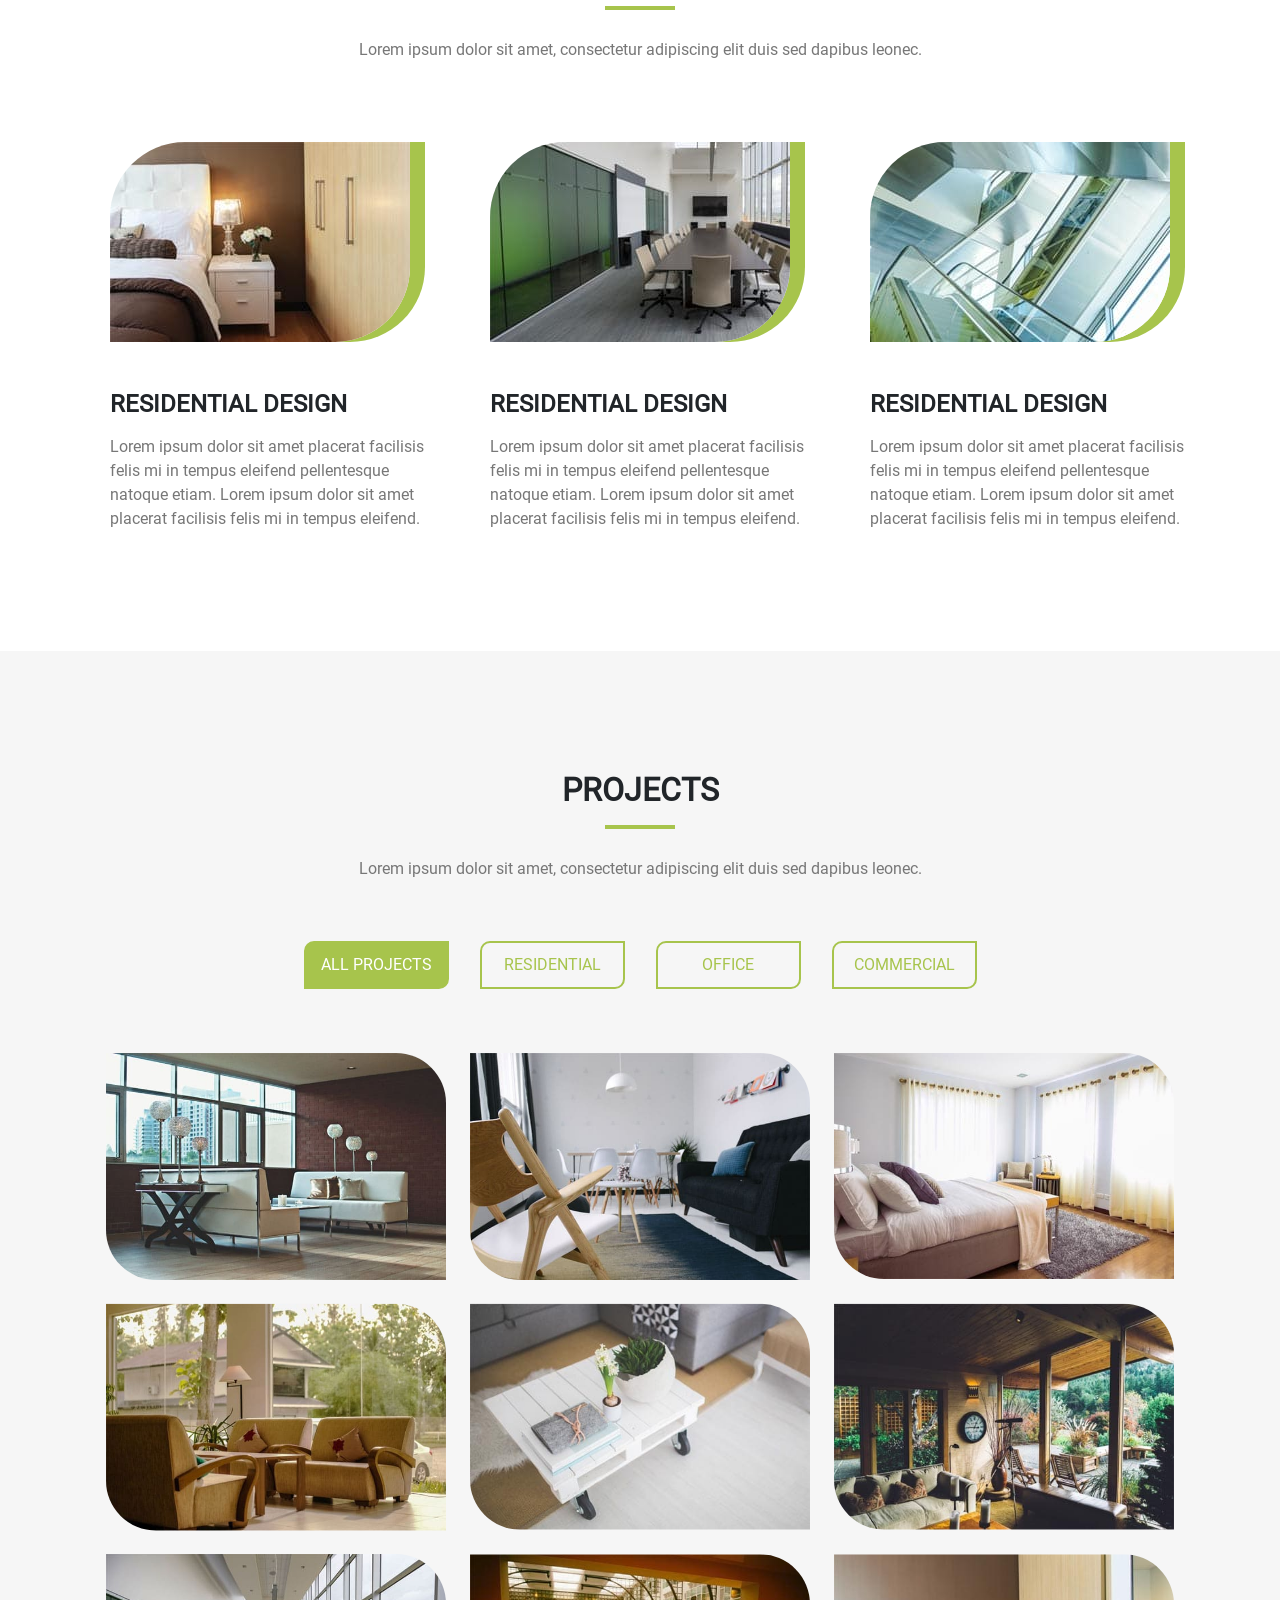
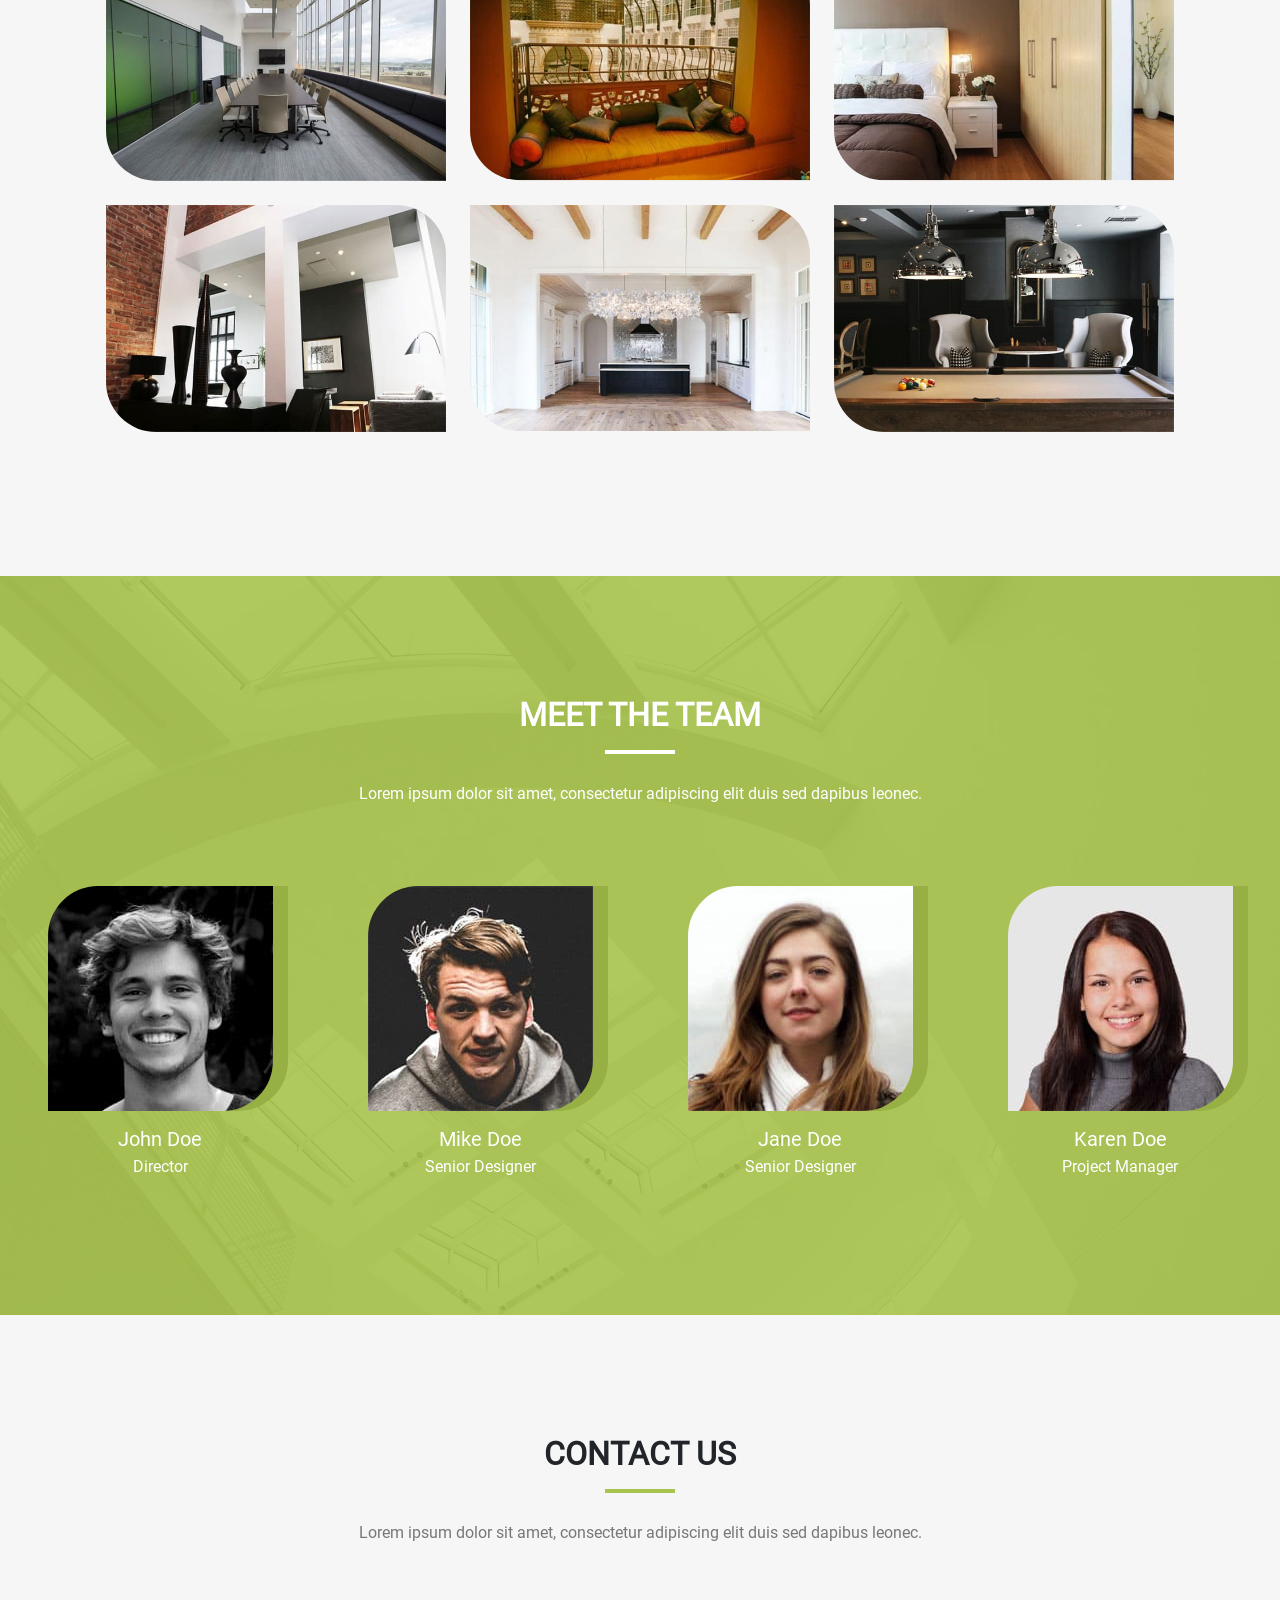
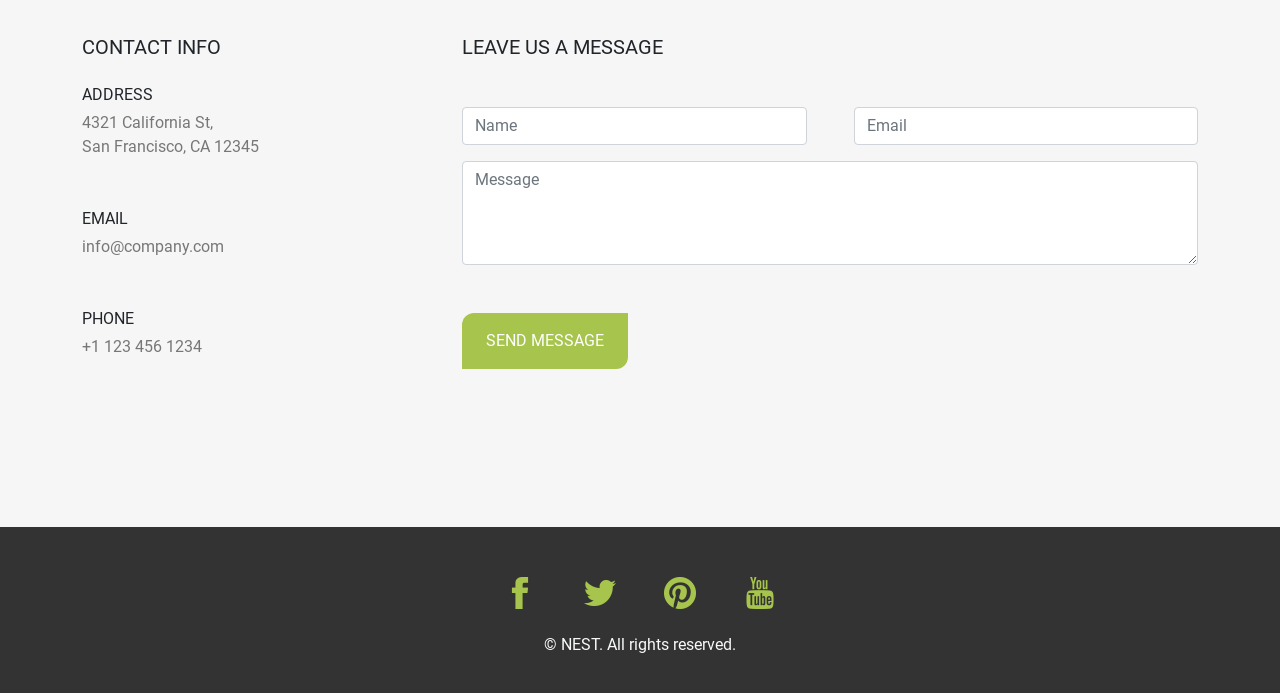
<file: works/nest/index.html>
<!DOCTYPE html>
<html lang="en">
<head>
	<meta charset="UTF-8">
	<meta name="viewport" content="width=device-width, initial-scale=1.0">
	<title>Document</title>
	<link rel="stylesheet" href="styles/bootstrap.css">
	<link rel="stylesheet" href="styles/custom.css">
</head>
<body class="font-roboto">
	<script src="scripts/jquery-3.6.0.min.js"></script>
	<script src="scripts/custom.js"></script>
	<script src="scripts/bootstrap.min.js"></script>
	<header class="header fixed-top" style="height: auto;">
		<div class="container col-xl-12 py-4" style="transition: 0.5s all;">
			<div class="navbar navbar-expand-lg navbar-dark py-0 font-roboto" style="transition: 0.5s all;">
				<a class="navbar-brand text-uppercase fs-4" style="color: #eee;">nest</a>
				<button class="navbar-toggler shadow-none border-0 px-0" type="button" data-bs-toggle="collapse" data-bs-target="#nav-collapse" aria-controls="nav-collapse" aria-expanded="false" aria-label="Переключатель навигации">
					<span class="navbar-toggler-icon"></span>
				</button>
				<div class="navbar-collapse collapse" id="nav-collapse">
					<ul class="nav navbar-nav ms-auto">
						<li class="nav-item">
							<a href="#about" id="nav-about" class="nav-link text-uppercase px-3" style="color: #a7c44c;">about</a>
						</li>
						<li class="nav-item">
							<a href="#services" id="nav-services" class="nav-link text-uppercase px-3" style="color: #a7c44c;">services</a>
						</li>
						<li class="nav-item">
							<a href="#projects" id="nav-projects" class="nav-link text-uppercase px-3" style="color: #a7c44c;">projects</a>
						</li>
						<li class="nav-item">
							<a href="#team" id="nav-team" class="nav-link text-uppercase px-3" style="color: #a7c44c;">team</a>
						</li>
						<li class="nav-item">
							<a href="#contact" id="nav-contact" class="nav-link text-uppercase px-3" style="color: #a7c44c;">contact</a>
						</li>
					</ul>
				</div>
			</div>
		</div>
	</header>
	<section class="intro w-100" style="background: url(images/intro-bg.jpg) no-repeat center bottom; background-color: #e5e5e5; background-size: cover; height: 728px; display: table;">
		<div class="overlay h-100" style="background: rgba(0,0,0,0.4);">
			<div class="container text-center" style="padding-top: 300px;padding-bottom: 200px;">
				<h1 class="font-roboto text-white mb-2" style="font-size: 68px;"><strong>NEST</strong> <span style="color: #a7c44c;">-</span> Interior Design Studio</h1>
				<p class="fs-4 text-white mb-5">Lorem ipsum dolor sit amet consectetur adipiscing.</p>
				<a class="btn py-2 px-4 text-uppercase fs-5 text-white font-roboto" style="background: #a7c44c; border-radius: 12px 0 12px 0;" href="#about">learn more</a>
			</div>
		</div>
	</section>
	<section class="container-fluid about" id="about" style="min-height: 702px; background: #F6F6F6; padding: 120px 0;">
		<div class="container">
			<h2 class="text-uppercase text-dark text-center position-relative font-roboto fw-bold title-line" style="margin-bottom: 94px;">our story</h2>
			<div class="row position-relative">
				<div class="col-lg-6 px-3">
					<img src="images/about.jpg" class="img-fluid d-block mx-auto about-img position-relative" alt="" style="border-radius: 100px 0 100px 0; z-index: 5; box-shadow: -15px 0 #a7c44c;">
				</div>
				<div class="col-lg-6 pt-3 px-3">
					<h5 class="fw-bolder text-uppercase font-roboto mb-3">the studio</h5>
					<p class="fs-6 font-roboto fw-lighter" style="margin-bottom: 30px; color: #777777;">Lorem ipsum dolor sit amet, consectetur adipiscing elit. Duis sed dapibus leo nec ornare diam. Sed commodo nibh ante facilisis bibendum dolor feugiat at. Duis sed dapibus leo nec ornare diam commodo nibh.</p>
					<h5 class="fw-bolder text-uppercase font-roboto mb-3">how we work</h5>
					<p class="fs-6 font-roboto fw-lighter" style="color: #777777;">Lorem ipsum dolor sit amet, consectetur adipiscing elit. Duis sed dapibus leo nec ornare diam. Sed commodo nibh ante facilisis bibendum dolor feugiat at. Duis sed dapibus leo nec ornare.</p>
				</div>
			</div>
		</div>
	</section>
	<section class="services" id="services" style="padding-top: 120px; padding-bottom: 96px;">
		<div class="container">
			<h2 class="text-uppercase text-dark text-center position-relative font-roboto fw-bold title-line mb-5" style="margin-bottom: 94px;">our services</h2>
			<p class="fs-6 text-center font-roboto" style="color: #777777; margin-bottom: 80px;">Lorem ipsum dolor sit amet, consectetur adipiscing elit duis sed dapibus leonec.</p>
			<div class="row justify-content-between">
				<div class="col-md-4" style="max-width: 380px; padding-right: 15px; padding-left: 40px;">
					<img src="images/residential-design.jpg" class="mb-5 img-fluid" alt="" style="border-radius: 75px 0 75px 0;
    box-shadow: 15px 0 #a7c44c;">
					<h4 class="text-uppercase fw-bold font-roboto mb-3">residential design</h4>
					<p class="font-roboto mb-4" style="color: #777777;">Lorem ipsum dolor sit amet placerat facilisis felis mi in tempus eleifend pellentesque natoque etiam. Lorem ipsum dolor sit amet placerat facilisis felis mi in tempus eleifend.</p>
				</div>
				<div class="col-md-4" style="max-width: 380px; padding-right: 15px; padding-left: 40px;">
					<img src="images/office-design.jpg" class="mb-5 img-fluid" alt="" style="border-radius: 75px 0 75px 0;
    box-shadow: 15px 0 #a7c44c;">
					<h4 class="text-uppercase fw-bold font-roboto mb-3">residential design</h4>
					<p class="font-roboto mb-4" style="color: #777777;">Lorem ipsum dolor sit amet placerat facilisis felis mi in tempus eleifend pellentesque natoque etiam. Lorem ipsum dolor sit amet placerat facilisis felis mi in tempus eleifend.</p>
				</div>
				<div class="col-md-4" style="max-width: 380px; padding-right: 15px; padding-left: 40px;">
					<img src="images/commercial-design.jpg" class="mb-5 img-fluid" alt="" style="border-radius: 75px 0 75px 0;
    box-shadow: 15px 0 #a7c44c;">
					<h4 class="text-uppercase fw-bold font-roboto mb-3">residential design</h4>
					<p class="font-roboto mb-4" style="color: #777777;">Lorem ipsum dolor sit amet placerat facilisis felis mi in tempus eleifend pellentesque natoque etiam. Lorem ipsum dolor sit amet placerat facilisis felis mi in tempus eleifend.</p>
				</div>
			</div>
		</div>
	</section>
	<section class="projects" id="projects" style="padding-top: 120px; padding-bottom: 120px; background: #F6F6F6; transition: 1s height;">
		<div class="container row mx-auto">
			<h2 class="col-12 text-uppercase text-dark text-center position-relative font-roboto fw-bold title-line mb-5" style="margin-bottom: 94px;">projects</h2>
			<p class="col-12 fs-6 text-center font-roboto" style="color: #777777; margin-bottom: 60px;">Lorem ipsum dolor sit amet, consectetur adipiscing elit duis sed dapibus leonec.</p>
			<div class="col-xl-8 d-block d-md-flex container-fluid mx-auto justify-content-between mb-5">
				<div class="col-md-3 mb-3">
					<button href="#" id="all" class="d-block mx-auto text-uppercase fs-6 font-roboto text-decoration-none border border-2 categories-item active-category">all projects</button>
				</div>
				<div class="col-md-3 mb-3">
					<button href="#" id="residential" class="d-block mx-auto text-uppercase fs-6 font-roboto text-decoration-none border border-2 categories-item">residential</button>
				</div>
				<div class="col-md-3 mb-3">
					<button href="#" id="office" class="d-block mx-auto text-uppercase fs-6 font-roboto text-decoration-none border border-2 categories-item">office</button>
				</div>
				<div class="col-md-3 mb-3">
					<button href="#" id="commercial" class="d-block mx-auto text-uppercase fs-6 font-roboto text-decoration-none border border-2 categories-item">commercial</button>
				</div>
			</div>
			<div class="row justify-content-start mx-auto projects-wrapper px-0 position-relative" style="transition: 0.75s all;">
				<div class="col-md-4 category-1 category-1-1 pb-4 position-absolute category-transition">
						<div class="portfolio-hover-effect position-relative overflow-hidden h-100">
							<img src="images/portfolio/01-small.jpg" class="img-fluid h-100" alt="" style="border-radius: 0 50px 0 50px; transition: 0.5s all;">
							<p class="w-100 fs-5 font-roboto text-dark text-uppercase position-absolute text-center opacity-0" style="bottom: 0; transition: 0.5s all;">project name</p>
						</div>
				</div>
				<div class="col-md-4 category-3 category-3-1 pb-4 position-absolute category-transition">
						<div class="portfolio-hover-effect position-relative overflow-hidden h-100">
							<img src="images/portfolio/02-small.jpg" class="img-fluid h-100" alt="" style="border-radius: 0 50px 0 50px; transition: 0.5s all;">
							<p class="w-100 fs-5 font-roboto text-dark text-uppercase position-absolute text-center opacity-0" style="bottom: 0; transition: 0.5s all;">project name</p>
						</div>
				</div>
				<div class="col-md-4 category-1 category-1-2 pb-4 position-absolute category-transition">
						<div class="portfolio-hover-effect position-relative overflow-hidden h-100">
							<img src="images/portfolio/03-small.jpg" class="img-fluid h-100" alt="" style="border-radius: 0 50px 0 50px; transition: 0.5s all;">
							<p class="w-100 fs-5 font-roboto text-dark text-uppercase position-absolute text-center opacity-0" style="bottom: 0; transition: 0.5s all;">project name</p>
						</div>
				</div>
				<div class="col-md-4 category-1 category-1-3 pb-4 position-absolute category-transition">
						<div class="portfolio-hover-effect position-relative overflow-hidden h-100">
							<img src="images/portfolio/04-small.jpg" class="img-fluid h-100" alt="" style="border-radius: 0 50px 0 50px; transition: 0.5s all;">
							<p class="w-100 fs-5 font-roboto text-dark text-uppercase position-absolute text-center opacity-0" style="bottom: 0; transition: 0.5s all;">project name</p>
						</div>
				</div>
				<div class="col-md-4 category-3 category-3-2 pb-4 position-absolute category-transition">
						<div class="portfolio-hover-effect position-relative overflow-hidden h-100">
							<img src="images/portfolio/05-small.jpg" class="img-fluid h-100" alt="" style="border-radius: 0 50px 0 50px; transition: 0.5s all;">
							<p class="w-100 fs-5 font-roboto text-dark text-uppercase position-absolute text-center opacity-0" style="bottom: 0; transition: 0.5s all;">project name</p>
						</div>
				</div>
				<div class="col-md-4 category-2 category-2-1 pb-4 position-absolute category-transition">
						<div class="portfolio-hover-effect position-relative overflow-hidden h-100">
							<img src="images/portfolio/06-small.jpg" class="img-fluid h-100" alt="" style="border-radius: 0 50px 0 50px; transition: 0.5s all;">
							<p class="w-100 fs-5 font-roboto text-dark text-uppercase position-absolute text-center opacity-0" style="bottom: 0; transition: 0.5s all;">project name</p>
						</div>
				</div>
				<div class="col-md-4 category-2 category-2-2 pb-4 position-absolute category-transition">
						<div class="portfolio-hover-effect position-relative overflow-hidden h-100">
							<img src="images/portfolio/07-small.jpg" class="img-fluid h-100" alt="" style="border-radius: 0 50px 0 50px; transition: 0.5s all;">
							<p class="w-100 fs-5 font-roboto text-dark text-uppercase position-absolute text-center opacity-0" style="bottom: 0; transition: 0.5s all;">project name</p>
						</div>
				</div>
				<div class="col-md-4 category-1 category-1-4 pb-4 position-absolute category-transition">
						<div class="portfolio-hover-effect position-relative overflow-hidden h-100">
							<img src="images/portfolio/08-small.jpg" class="img-fluid h-100" alt="" style="border-radius: 0 50px 0 50px; transition: 0.5s all;">
							<p class="w-100 fs-5 font-roboto text-dark text-uppercase position-absolute text-center opacity-0" style="bottom: 0; transition: 0.5s all;">project name</p>
						</div>
				</div>
				<div class="col-md-4 category-3 category-3-3 pb-4 position-absolute category-transition">
						<div class="portfolio-hover-effect position-relative overflow-hidden h-100">
							<img src="images/portfolio/09-small.jpg" class="img-fluid h-100" alt="" style="border-radius: 0 50px 0 50px; transition: 0.5s all;">
							<p class="w-100 fs-5 font-roboto text-dark text-uppercase position-absolute text-center opacity-0" style="bottom: 0; transition: 0.5s all;">project name</p>
						</div>
				</div>
				<div class="col-md-4 category-2 category-2-3 pb-4 position-absolute category-transition">
						<div class="portfolio-hover-effect position-relative overflow-hidden h-100">
							<img src="images/portfolio/10-small.jpg" class="img-fluid h-100" alt="" style="border-radius: 0 50px 0 50px; transition: 0.5s all;">
							<p class="w-100 fs-5 font-roboto text-dark text-uppercase position-absolute text-center opacity-0" style="bottom: 0; transition: 0.5s all;">project name</p>
						</div>
				</div>
				<div class="col-md-4 category-2 category-2-4 pb-4 position-absolute category-transition">
						<div class="portfolio-hover-effect position-relative overflow-hidden h-100">
							<img src="images/portfolio/11-small.jpg" class="img-fluid h-100" alt="" style="border-radius: 0 50px 0 50px; transition: 0.5s all;">
							<p class="w-100 fs-5 font-roboto text-dark text-uppercase position-absolute text-center opacity-0" style="bottom: 0; transition: 0.5s all;">project name</p>
						</div>
				</div>
				<div class="col-md-4 category-1 category-1-5 pb-4 position-absolute category-transition">
						<div class="portfolio-hover-effect position-relative overflow-hidden h-100">
							<img src="images/portfolio/12-small.jpg" class="img-fluid h-100" alt="" style="border-radius: 0 50px 0 50px; transition: 0.5s all;">
							<p class="w-100 fs-5 font-roboto text-dark text-uppercase position-absolute text-center opacity-0" style="bottom: 0; transition: 0.5s all;">project name</p>
						</div>
				</div>
			</div>
		</div>
	</section>
	<section class="team" id="team" style="background: url(images/team/team-bg.jpg) center top no-repeat; background-size: cover;">
		<div class="overlay h-100" style="background: #a7c44cE6; padding-top: 120px; padding-bottom: 120px;">
			<h2 class="col-12 text-uppercase text-dark text-center position-relative font-roboto fw-bold title-line mb-5 text-white" style="margin-bottom: 94px;">meet the team</h2>
			<p class="col-12 fs-6 text-center font-roboto text-white" style="color: #777777; margin-bottom: 80px;">Lorem ipsum dolor sit amet, consectetur adipiscing elit duis sed dapibus leonec.</p>
			<div class="row mx-auto justify-content-between">
				<div class="col-md-3 px-3">
					<img src="images/team/01.jpg" class="img-fluid mb-3 mx-auto d-block" alt="" style="border-radius: 50px 0 50px 0;
	    box-shadow: 15px 0 #96b044;">
	    			<h3 class="text-white fs-5 mb-1 font-roboto text-center">John Doe</h3>
	    			<p class="text-white font-roboto text-center">Director</p>
				</div>
				<div class="col-md-3 px-3">
					<img src="images/team/02.jpg" class="img-fluid mb-3 mx-auto d-block" alt="" style="border-radius: 50px 0 50px 0;
	    box-shadow: 15px 0 #96b044;">
	    			<h3 class="text-white fs-5 mb-1 font-roboto text-center">Mike Doe</h3>
	    			<p class="text-white font-roboto text-center">Senior Designer</p>
				</div>
				<div class="col-md-3 px-3">
					<img src="images/team/03.jpg" class="img-fluid mb-3 mx-auto d-block" alt="" style="border-radius: 50px 0 50px 0;
	    box-shadow: 15px 0 #96b044;">
	    			<h3 class="text-white fs-5 mb-1 font-roboto text-center">Jane Doe</h3>
	    			<p class="text-white font-roboto text-center">Senior Designer</p>
				</div>
				<div class="col-md-3 px-3">
					<img src="images/team/04.jpg" class="img-fluid mb-3 mx-auto d-block" alt="" style="border-radius: 50px 0 50px 0;
	    box-shadow: 15px 0 #96b044;">
	    			<h3 class="text-white fs-5 mb-1 font-roboto text-center">Karen Doe</h3>
	    			<p class="text-white font-roboto text-center">Project Manager</p>
				</div>
		</div>
		</div>
    </section>
    <section class="contact" id="contact" style="padding-top: 120px; padding-bottom: 120px; background: #F6F6F6;">
    	<div class="container">
	    	<h2 class="col-12 text-uppercase text-dark text-center position-relative font-roboto fw-bold title-line mb-5" style="margin-bottom: 94px;">contact us</h2>
			<p class="col-12 fs-6 text-center font-roboto" style="color: #777777; margin-bottom: 90px;">Lorem ipsum dolor sit amet, consectetur adipiscing elit duis sed dapibus leonec.</p>
			<div class="row">
				<div class="col-md-4">
					<h3 class="fs-5 text-uppercase font-roboto mb-4">contact info</h3>
					<span class="fs-6 text-dark text-uppercase font-roboto mb-1 d-block" style="color: #AAAAAA;">address</span>
					<p class="fs-6 font-roboto mb-5" style="color: #777777;">4321 California St,<br>San Francisco, CA 12345</p>
					<span class="fs-6 text-dark text-uppercase font-roboto mb-1 d-block" style="color: #AAAAAA;">email</span>
					<p class="fs-6 font-roboto mb-5" style="color: #777777;">info@company.com</p>
					<span class="fs-6 text-dark text-uppercase font-roboto mb-1 d-block" style="color: #AAAAAA;">phone</span>
					<p class="fs-6 font-roboto mb-5" style="color: #777777;">+1 123 456 1234</p>
				</div>
				<div class="col-md-8">
					<form action="">
						<h3 class="fs-5 text-uppercase font-roboto mb-5">leave us a message</h3>
						<div class="mb-5">
								<div class="input-group w-100 p-0 mb-3">
									<input type="text" class="form-control font-roboto me-5 rounded" name="name" placeholder="Name">
									<input type="text" class="form-control font-roboto rounded" name="email" placeholder="Email">
								</div>
								<textarea class="form-control font-roboto me-5 text-start" name="message" placeholder="Message" style="height: 104px;"></textarea>
						</div>
						<button class="font-roboto px-4 py-3 text-uppercase text-white border-0" style="background-color: #a7c44c; border-radius: 12px 0 12px 0; transition: 0.5s all;">send message</button>
					</form>
				</div>
			</div>
		</div>
    </section>
    <footer class="footer" id="footer" style="padding-top: 50px; padding-bottom: 20px; background: #333;">
    	<div class="container">
    		<div class="d-flex justify-content-center pb-4">
    			<a href="#" class="p-0 me-5"></a>
    			<a href="#" class="p-0 me-5"></a>
    			<a href="#" class="p-0 me-5"></a>
    			<a href="#" class="p-0"></a>
    		</div>
    		<p class="font-roboto fs-6 text-light text-center">© NEST. All rights reserved.</p>
    	</div>
    </footer>
</body>
</html>
</file>
<file: assets/css.css>
:root {
  font-family: 'Pixelify Sans', sans-serif;
}

*,
*::before,
*::after {
  box-sizing: border-box;
}

body {
  height: 100svh;
  overflow: hidden;
}

.canvas-container {
  position: absolute;
  left: 0;
  right: 0;
  top: 0;
  bottom: 0;
  z-index: -1;
  background: #121212;
}

.content {
  display: flex;
  justify-content: center;
  align-items: center;
  height: calc(100svh - 56px);
}

.content__title {
  color: white;
  font-size: 42px;
  margin-bottom: 20px;
  text-align: center;
}

.content__subtitle {
  color: #aaaaaa;
  font-size: 16px;
  text-align: center;
  margin-bottom: 56px;
}

.socials {
  display: flex;
  gap: 16px;
  justify-content: center;
}

.socials__icon {
  color: #ffffff;
}

.socials__icon:hover {
  transition: 0.25s color;
  color: #dddddd;
}

.footer {
  padding: 20px 0;
}

.footer__container {
  display: flex;
  justify-content: center;
}

.footer__copy {
  font-size: 16px;
  color: #aaaaaa;
}

@media screen and (min-width: 769px) {
  .content__container {
    padding-top: 64px;
  }

  .content__title {
    color: white;
    font-size: 72px;
    margin-bottom: 20px;
    text-align: center;
  }

  .content__subtitle {
    color: #aaaaaa;
    font-size: 22px;
    text-align: center;
  }
}
</file>
<file: works/empathy/templates/styles/style.css>
html {
	box-sizing: border-box;
	overflow-x: hidden !important;
}
*, *::before, *::after {
	box-sizing: inherit;
}
a {
	text-decoration: none;
}
body {
	overflow-x: hidden !important;
}
.header {
	background: #EDE6DD;
	padding: 40px 0;
}
.wrapper {
	max-width: 1200px;
	margin: 0 auto;
}
.header__wrapper {
	display: flex;
	justify-content: space-between;
	flex-wrap: wrap;
}
.header__logo-link {
	height: 32px;
	display: block;
}
.header__lists {
	display: flex;
}
.header__item {
	margin-right: 40px;
}
.header__item:last-child {
	margin-right: 0;
}
.header__item-link {
	font-size: 14px;
	font-family: "Inter-Regular";
	color: #1E1928;
	line-height: 20px;
}
.intro {
	background: #EDE6DD;
	padding-top: 80px;
}
.intro__wrapper {
	display: flex;
	justify-content: space-between;
}
.intro__title {
	max-width: 407px;
	font-size: 48px;
	font-family: "Roboto-Regular";
	color: #1E1928;
	line-height: 58px;
	margin-bottom: 24px;
}
.intro__text-smaller {
	max-width: 494px;
	font-size: 16px;
	font-family: "Inter-Regular";
	color: #1E1928;
	line-height: 30px;
	margin-bottom: 4px;
}
.intro__text-bigger {
	max-width: 549px;
	font-size: 18px;
	font-family: "Inter-Regular";
	color: #1E1928;
	line-height: 30px;
	margin-bottom: 28px;
	display: block;
}
.intro__try-it {
	font-size: 17px;
	font-family: "Inter-Regular";
	color: #1E1928;
	line-height: 30px;
	margin-bottom: 24px;
}
.intro__form {
	max-width: 448px;
	height: 56px;
	background: #FFFFFF;
	border-radius: 9999px;
	display: flex;
	justify-content: space-between;
	padding: 8px 12px 8px 31px;
}
.intro__input {
	border: none;
	outline: none;
	background: none;
	font-size: 14px;
	font-family: "Inter-Regular";
	line-height: 20px;
}
.intro__input::-webkit-input-placeholder {
	color: rgba(30, 25, 40, 0,23);
}
.intro__button {
	width: 179px;
	height: 40px;
	background: #1E1928;
	font-size: 14px;
	font-family: "Inter-Regular";
	color: #F4EFE9;
	line-height: 20px;
	text-align: center;
	border-radius: 9999px;
	padding: 7px 0 8px;
	cursor: pointer;
	outline: none;
	border: none;
}
.intro__button:focused {
	outline: none;
	border: none;
}
.intro__image {
	padding-top: 73px;
}
.learn-more {
	margin-top: -42px;
}
.learn-more__background {
	height: 190px;
	background: #EDE6DD;
}
.learn-more__background:last-child {
	background: #FFD394;
}
.learn-more__wrapper {
	height: 380px;
	width: 1200px;
	background: #FFFFFF;
	position: absolute;
	padding: 80px 0;
	text-align: center;
	border-radius: 8px;
}
.learn-more__title {
	font-size: 32px;
	font-family: "Roboto-Regular";
	color: #1E1928;
	line-height: 42px;
	margin-bottom: 28px;
}
.learn-more__text {
	max-width: 653px;
	font-size: 18px;
	font-family: "Inter-Regular";
	color: #1E1928;
	line-height: 30px;
	margin: 0 auto 20px auto;
}
.learn-more__link {
	display: block;
	width: 142px;
	height: 40px;
	border: 1px solid #1E1928;
	border-radius: 9999px;
	font-size: 14px;
	font-family: "Inter-Regular";
	color: #1E1928;
	line-height: 40px;
	text-align: center;
	margin: 0 auto;
}
.steps {
	background: #FFD394;
	padding: 80px 0;
	position: relative;
	overflow: hidden;
}
.steps__title {
	font-size: 48px;
	font-family: "Roboto-Bold";
	color: #1E1928;
	line-height: 58px;
}
.steps__squares {
	position: absolute;
	left: 0;
	bottom: -180px;
}
.steps__wrapper {
	display: flex;
	justify-content: space-between;
}
.steps__block {
	padding-right: 34px;
	margin-bottom: 38px;
}
.steps__block:last-child {
	margin-bottom: 0;
}
.steps__block-wrapper {
	display: flex;
	margin-bottom: 4px;
}
.steps__block-number {
	height: 40px;
	width: 40px;
	border-radius: 9999px;
	background: #1E1928;
	font-size: 18px;
	font-family: "Inter-Regular";
	color: #EDE6DD;
	line-height: 40px;
	text-align: center;
	margin-right: 24px;
	flex-shrink: 0;
}
.steps__block-title {
	font-size: 17px;
	font-family: "Inter-Bold";
	color: #1E1928;
	line-height: 26px;
	margin: auto 0;
	max-width: 502px;
}
.steps__block-text {
	max-width: 502px;
	font-size: 16px;
	font-family: "Inter-Regular";
	color: #1E1928;
	line-height: 24px;
	margin-left: 64px;
}
.functions {
	background: #F4EFE9;
	padding: 87px 0;
}
.function__block {
	display: flex;
	justify-content: space-between;
	margin-bottom: 93px;
}
.function__block:last-child {
	margin-bottom: 0;
}
.function__block-1-text {
	max-width: 587px;
	text-align: right;
	padding: 200px 0;
}
.function__block-2-text {
	max-width: 587px;
	text-align: left;
	padding: 200px 0;
}
.function__block-title {
	font-size: 32px;
	font-family: "Roboto-Bold";
	color: #1E1928;
	line-height: 42px;
	margin-bottom: 28px;
}
.function__block-phrase {
	max-width: 587px;
	font-size: 18px;
	font-family: "Inter-Regular";
	color: #1E1928;
	line-height: 30px;
}
.scroll-bar {
	padding: 144px 0;
	background: #F4EFE9; 
}
.scroll-bar__title {
	font-size: 17px;
	font-family: "Inter-Bold";
	color: #1E1928;
	line-height: 26px;
	text-align: center;
	margin-bottom: 80px;
}
.scroll-bar__wrapper {
	position: relative;
	overflow-x: hidden;
	overflow-y: hidden;
	height: 170px;
	margin-bottom: 80px;
}
.scroll-bar__wrapper-overflow {
	position: absolute;
	display: flex;
	left: 40px;
	width: calc(100% - 96px);
	transition: 1s left;
}
.scroll-bar__right-button-container {
	position: absolute;
	padding: 30px 0 30px 16px;
	right: 0;
	z-index: 50;
	background: #F4EFE9; 
}
.scroll-bar__left-button-container {
	position: absolute;
	padding: 30px 16px 30px 0;
	left: 0;
	z-index: 50;
	background: #F4EFE9; 
}
.scroll-bar__left-button {
	height: 100px;
	width: 40px;
	background: #FFFFFF;
	z-index: 5;
	border-top-right-radius: 8px;
	border-bottom-right-radius: 8px;
	display: flex;
	align-items: center;
	justify-content: center;
	cursor: pointer;
	opacity: 0.6;
	transition: opacity 0.5s;
}
.scroll-bar__right-button {
	height: 100px;
	width: 40px;
	background: #FFFFFF;
	z-index: 5;
	border-top-left-radius: 8px;
	border-bottom-left-radius: 8px;
	display: flex;
	align-items: center;
	justify-content: center;
	cursor: pointer;
	transition: opacity 0.5s;
}
.scroll-bar__item {
	width: 144px;
	height: 160px;
	padding: 12px 28px 0;
	border-radius: 8px;
	background: #FFFFFF;
	margin-right: 16px;
}
.scroll-bar__item:first-child {
	margin-left: 16px;
}
.scroll-bar__item:last-child {
	margin-right: 0;
}
.scroll-bar__item-image {
	margin-bottom: 12px;
}
.scroll-bar__item-title {
	width: 88px;
	font-size: 12px;
	font-family: "Inter-Bold";
	color: #1E1928;
	line-height: 16px;
	text-align: center;
}
.scroll-bar__button {
	width: 168px;
	height: 40px;
	display: block;
	font-size: 14px;
	font-family: "Inter-Regular";
	color: #1E1928;
	line-height: 40px;
	text-align: center;
	border-radius: 9999px;
	border: 1px solid #1E1928;
	margin: 0 auto;
}
.security__background {
	height: 158px;
	background: #F4EFE9;
}
.security__background:last-child {
	background: #592141;
}
.security__wrapper {
	height: 316px;
	width: 1200px;
	background: #FFFFFF;
	position: absolute;
	padding: 80px 0;
	text-align: center;
	border-radius: 8px;
}
.security__title {
	font-size: 32px;
	font-family: "Roboto-Regular";
	color: #1E1928;
	line-height: 42px;
	margin-bottom: 28px;
}
.security__text {
	max-width: 653px;
	font-size: 18px;
	font-family: "Inter-Regular";
	color: #1E1928;
	line-height: 30px;
	margin: 0 auto 20px auto;
}
.quote {
	background: #592141;
	padding: 144px 0 184px;
	text-align: center;
}
.quote__title {
	font-size: 16px;
	font-family: "Inter-Regular";
	color: #F4EFE9;
	line-height: 30px;
	margin-bottom: 26px;
}
.quote__mark {
	font-size: 96px;
	font-family: "Roboto-Regular";
	color: #F4EFE9;
}
.quote__text {
	max-width: 828px;
	margin: 0 auto;
	font-size: 30px;
	font-family: "Roboto-Regular";
	color: #F4EFE9;
	line-height: 36px;
	margin-top: -16px;
	margin-bottom: 32px;
}
.quote__author {
	font-size: 15px;
	font-family: "Inter-Regular";
	color: #F4EFE9;
	line-height: 24px;
}
.clients {
	padding: 144px 0;
	background: #EDE6DD;
}
.clients__title {
	font-size: 31px;
	font-family: "Roboto-Regular";
	color: #1E1928;
	line-height: 42px;
	margin-bottom: 66px;
	text-align: center;
}
.clients__wrapper {
	display: flex;
}
.clients__container {
	display: flex;
}
.clients__container:first-child {
	margin-right: 16px;
}
.clients__item {
	width: 288px;
	height: 144px;
	background: rgba(30, 25, 40, 0.08);
	border-radius: 8px;
	margin-right: 16px;
	display: flex;
	align-items: center;
	justify-content: center;
}
.clients__item:last-child {
	margin-right: 0;
}
.tariffs__background {
	height: 120px;
	background: #EDE6DD;
}
.tariffs__background:last-child {
	background: #1E1928;
}
.tariffs__wrapper {
	height: 240px;
	width: 1200px;
	background: #FFFFFF;
	position: absolute;
	padding: 80px 0;
	text-align: center;
	border-radius: 8px;
	display: flex;
	justify-content: space-between;
}
.tariffs__container {
	width: 599px;
}
.tariffs__title {
	font-size: 32px;
	font-family: "Roboto-Regular";
	color: #1E1928;
	line-height: 42px;
	margin-bottom: 16px;
	display: block;
}
.tariffs__text {
	font-size: 14px;
	font-family: "Inter-Regular";
	color: #1E1928;
	line-height: 22px;
	margin: 0 auto 20px auto;
}
.tariffs__line {
	width: 1px;
	height: 80px;
	background: rgba(30, 25, 40, 0.16);
}
.trial {
	padding: 146px 0 138px;
	background: #1E1928;
	text-align: center;
}
.trial__title {
	font-size: 17px;
	font-family: "Inter-Regular";
	color: #FFFFFF;
	line-height: 26px;
	margin-bottom: 37px;
}
.trial__text {
	font-size: 12px;
	font-family: "Inter-Regular";
	color: #EDE6DD;
	line-height: 20px;
}
.trial__form {
	max-width: 434px;
	height: 56px;
	background: #FFFFFF;
	border-radius: 9999px;
	display: flex;
	justify-content: space-between;
	padding: 8px 12px 8px 31px;
	margin: 0 auto;
	margin-bottom: 23px;
}
.trial__input {
	border: none;
	outline: none;
	background: none;
	font-size: 14px;
	font-family: "Inter-Regular";
	line-height: 20px;
}
.trial__input::-webkit-input-placeholder {
	color: rgba(30, 25, 40, 0,23);
}
.trial__button {
	width: 179px;
	height: 40px;
	background: #1E1928;
	font-size: 14px;
	font-family: "Inter-Regular";
	color: #F4EFE9;
	line-height: 20px;
	text-align: center;
	border-radius: 9999px;
	padding: 7px 0 8px;
	cursor: pointer;
	outline: none;
	border: none;
}
.trial__button:focused {
	outline: none;
	border: none;
}
.footer {
	padding: 64px 0;
	background: #FFFFFF;
}
.footer__wrapper {
	display: flex;
	justify-content: space-between;
}
.footer__wrapper:first-child {
	margin-bottom: 112px;
}
.footer__container {
	display: flex;
	margin-bottom: 40px;
}
.footer__container-social {
	display: flex;
	margin-bottom: 40px;
}
.footer__container-company-resources {
	display: flex;
	margin-bottom: 40px;
}
.footer__company {
	margin-right: 182px;
}
.footer__list-title {
	font-size: 17px;
	font-family: "Inter-Bold";
	color: #1E1928;
	line-height: 26px;
	margin-bottom: 16px;
}
.footer__social-network-container {
	display: flex;
	width: 208px;
}
.footer__list-link {
	font-size: 16px;
	font-family: "Inter-Regular";
	color: #1E1928;
	line-height: 24px;
}
.footer__list-item {
	margin-bottom: 16px;
}
.footer__list-item:last-child {
	margin-bottom: 0;
}
.footer__subscribe-button {
	display: block;
	width: 257px;
	height: 40px;
	background: #1E1928;
	border-radius: 9999px;
	text-align: center;
	padding: 10px 0;
	font-size: 14px;
	font-family: "Inter-Regular";
	color: #F4EFE9;
	line-height: 20px;
	margin-right: 16px;
}
.footer__social-network {
	display: block;
	height: 40px;
	width: 40px;
	border-radius: 50%;
	margin-right: 16px;
}
.footer__social-network:last-child {
	margin-right: 0;
}
.footer__text {
	max-width: 665px;
	font-size: 14px;
	font-family: "Inter-Regular";
	color: rgba(30, 25, 40, 0,64);
	line-height: 22px;
}
.footer__download-image:first-child {
	margin-right: 16px;
}
.footer__wrapper:last-child {
	margin-top: 14px;
}
.footer__address {
	font-size: 12px;
	font-family: "Inter-Bold";
	color: rgba(30, 25, 40, 0,64);
	line-height: 20px;
}
.footer__rights {
	width: 215px;
	font-size: 12px;
	font-family: "Inter-Regular";
	color: rgba(30, 25, 40, 0,64);
	line-height: 20px;
}

@font-face {
	font-family: "Inter-Regular";
	font-style: normal;
	font-weight: 400;
	src: url("../fonts/Inter-Regular.ttf");
}
@font-face {
	font-family: "Inter-Bold";
	font-style: normal;
	font-weight: 700;
	src: url("../fonts/Inter-Bold.ttf");
}
@font-face {
	font-family: "Roboto-Regular";
	font-style: normal;
	font-weight: 400;
	src: url("../fonts/Roboto-Regular.ttf");
}
@font-face {
	font-family: "Roboto-Bold";
	font-style: normal;
	font-weight: 700;
	src: url("../fonts/Roboto-Bold.ttf");
}
</file>
<file: works/empathy/templates/styles/mobile.css>
.header__nav-mobile {
	position: fixed;
	background: white;
	height: 200px;
	width: 100vw;
	left: 0;
	top: -100vh;
	transition: 1s top;
	display: flex;
	justify-content: center;
	align-items: center;
}
.header__nav-mobile_active {
	top: 0;
}
.header__item-link {
	font-size: 14px;
}
.header__list-mobile {
	display: flex;
	justify-content: center;
	flex-direction: column;
	width: 100%;
	height: 100%;
	text-align: center;
}
.header__button {
		display: none;
	}
@media only screen and (max-width: 1220px) {
	.wrapper {
		padding: 0 20px;	
	}
}
@media only screen and (min-width: 992px) {
	.scroll-bar__wrapper {
		overflow-x: hidden !important;
	}
	.scroll-bar__left-button-container, .scroll-bar__right-button-container {
		display: block !important;
	}
}
@media only screen and (min-width: 769px) and (max-width: 1220px) {
	.intro__wrapper {
		display: block;
	}
	.intro__content {
		text-align: center;
	}
	.intro__form {
		margin: 0 auto;
	}
	.intro__title {
		margin: 0 auto 24px;
	}
	.intro__text-bigger {
		margin: 0 auto 28px;
	}
	.intro__text-smaller {
		margin: 0 auto 4px;
	}
	.intro__image-img {
		margin: 0 auto;
		display: block;
	}
	.learn-more__wrapper {
		width: 740px;
		left: 50%;
		transform: translate(-50%, 0);
	}
	.function__block {
		display: block;
	}
	.function__block-image {
		display: none;
	}
	.function__block-1-text, .function__block-2-text {
		padding: 0;
		margin: 0 auto;
	}
	.function__block {
		margin-bottom: 80px;
	}
	.functions {
		padding-bottom: 0;
	}
	.steps__wrapper {
		display: block;
		margin: 30px auto 0;
		width: 502px;
	}
	.steps__content {
		margin-top: 30px;
	}
	.steps__block {
		padding: 0;
	}
	.steps__squares {
		display: none;
	}
	.scroll-bar__left-button-container, .scroll-bar__right-button-container {
		display: none;
	}
	.scroll-bar__wrapper-overflow {
		left: 0;
	}
	.scroll-bar__wrapper {
		position: relative;
		overflow-x: scroll;
		height: 170px;
		margin-bottom: 80px;
	}
	.scroll-bar__item:last-child {
		margin-right: 16px;
	}
	.security__wrapper {
		width: 740px;
		left: 50%;
		transform: translate(-50%, 0);
	}
	.clients__container {
		margin: 0;
		justify-content: center;
	}
	.clients__container:first-child {
		margin-bottom: 16px;
		margin-right: 0;
	}
	.clients__wrapper {
		display: block;
	}
	.tariffs__wrapper {
		width: 740px;
		left: 50%;
		transform: translate(-50%, 0);
	}
	.tariffs__text {
		width: 300px;
	}
	.footer__wrapper:first-child {
		display: block;
	}
	.footer__company {
		margin-right: 0;
	}
	.footer__container-company-resources {
		display: flex;
		margin-bottom: 40px;
		justify-content: space-between;
	}
	.footer__container-social {
		display: block;
	}
	.footer__subscribe-button {
		margin: 0 auto 20px;
	}
	.footer__social-network-container {
		margin: 0 auto;
	}
	.footer__text {
		width: 550px;
	}
}
@media only screen and (max-width: 768px) {
	.header__button {
		display: block;
		border: none;
		background: none;
		width: auto;
		height: 18px;
		padding: 0;
		margin: 7px 0;
	}
	.header__lists {
		display: none;
	}
	.menu__button {
		position: absolute;
		top: 25px;
		right: 25px;
		background: none;
		border: none;
	}
	.header__item {
		margin: 0 0 25px 0;
	}
	.header__item:last-child {
		margin: 0;
	}
	.intro__wrapper {
		display: block;
	}
	.intro__form {
		display: block;
	}
	.intro__button {
		display: block;
		margin: 6px auto 0;
	}
	.intro__input {
		text-align: center;
	}
	.intro__content {
		text-align: center;
	}
	.intro__form {
		margin: 0 auto;
	}
	.intro__title {
		margin: 0 auto 24px;
	}
	.intro__text-bigger {
		margin: 0 auto 28px;
	}
	.intro__text-smaller {
		margin: 0 auto 4px;
	}
	.intro__image-img {
		margin: 0 auto;
		display: block;
	}
	.learn-more__wrapper {
		position: sticky;
		width: 100%;
		height: auto;
	}
	.learn-more__text {
		width: auto;
	}
	.learn-more__background {
		display: none;
	}
	.learn-more {
		margin-top: 0;
	}
	.steps__wrapper {
		display: block;
	}
	.steps__content {
		margin-top: 30px;
	}
	.steps__block {
		padding: 0;
	}
	.steps__squares {
		display: none;
	}
	.function__block {
		display: block;
	}
	.function__block-image {
		display: none;
	}
	.function__block-1-text, .function__block-2-text {
		padding: 0;
		margin: 0 auto;
	}
	.function__block {
		margin-bottom: 80px;
	}
	.functions {
		padding-bottom: 0;
	}
	.scroll-bar__left-button-container, .scroll-bar__right-button-container {
		display: none;
	}
	.scroll-bar__wrapper-overflow {
		left: 0;
	}
	.scroll-bar__wrapper {
		position: relative;
		overflow-x: scroll;
		height: 170px;
		margin-bottom: 80px;
	}
	.scroll-bar__item:last-child {
		margin-right: 16px;
	}
	.security__wrapper {
		position: static;
		width: auto;
		height: auto;
	}
	.security__background {
		display: none;
	}
	.security {
		height: auto;
	}
	.clients__wrapper {
		display: block;
	}
	.clients__container {
		margin: 0 !important;
		display: block;
	}
	.clients__item {
		margin: 0 auto 20px !important;
	}
	.tariffs__wrapper {
		position: static;
		width: auto;
		display: block;
		height: auto;
	}
	.tariffs__container {
		margin-right: 0;
		width: 100%;
	}
	.tariffs__background {
		display: none;
	}
	.tariffs__line {
		height: 1px;
		width: 100%;
		margin-bottom: 20px;
	}
	.trial__form {
		display: block;
	}
	.trial__button {
		display: block;
		margin: 6px auto;
	}
	.trial__input {
		text-align: center;
	}
	.footer__wrapper {
		display: block;
		margin-bottom: 100px;
	}
	.footer__company {
		margin-right: 0;
	}
	.footer__container-company-resources {
		display: flex;
		margin-bottom: 40px;
		justify-content: space-between;
	}
	.footer__container-social {
		display: block;
	}
	.footer__subscribe-button {
		margin: 0 auto 20px;
	}
	.footer__social-network-container {
		margin: 0 auto;
	}
	.footer__text {
		text-align: center;
		margin-bottom: 40px;
	}
	.footer__container:last-child {
		width: 256px;
		margin: 0 auto;
	}
	.footer__address, .footer__rights {
		margin: 0 auto;
		text-align: center;
	}
	.footer__wrapper:first-child {
		margin-bottom: 80px !important;
	}
	.footer__wrapper:last-child {
		margin: 0;
	}
}
</file>
<file: works/konstruct/templates/styles/style.css>
html {
	box-sizing: border-box;
}
*, *::before, *::after {
	box-sizing: inherit;
}
a {
	text-decoration: none;
}
body {
	overflow-x: hidden;
}
.intro {
	background: url('../images/intro_bg.jpg') center no-repeat;
	background-size: cover;
	height: 100vh;
	padding: 42px 0 71px 0;
	text-align: center;
}
.wrapper {
	margin: 0 auto;
	max-width: 940px;
	height: 100%;
}
.intro__wrapper {
	height: 100%;
	display: flex;
	justify-content: center;
	flex-direction: column;
}
.intro__container {
	margin-top: 40px;
}
.intro__title {
	font-family: "BebasNeue-Bold";
	color: #FFFFFF;
	font-size: 60px;
	letter-spacing: 5.7px;
	margin-bottom: 5px;
}
.intro__subtitle {
	font-family: "OpenSans-SemiBold";
	color: #FFFFFF;
	font-size: 16px;
}
.intro__scroll {
	font-family: "OpenSans-SemiBold";
	color: #FFFFFF;
	font-size: 11px;
	letter-spacing: 3.7px;
}
.header {
	border-bottom: 1px solid #E6E6E6;
}
.header__wrapper {
	display: flex;
	justify-content: space-between;
	padding: 25px 0;
}
.header__logo-link {
	display: block;
	height: 18px;
}
.header__list {
	display: flex;
	flex-wrap: wrap;
}
.header__item {
	margin-right: 48px;
}
.header__item:last-child {
	margin-right: 0;
}
.header__link {
	font-size: 12px;
	font-family: "OpenSans-Bold";
	color: #48555B;
	transition: 0.5s color;
}
.header__link:hover {
	color: #00A4E5;
}
.header__button {
	border: none;
	background: none;
	display: none;
	width: auto;
	height: 18px;
	padding: 0;
	margin: 0;
}
.story {
	margin-bottom: 119px;
	padding-top: 57px;
}
.story__title {
	font-size: 18px;
	font-family: "OpenSans-Bold";
	letter-spacing: 2.3px;
	color: #48555B;
	text-align: center;
	margin-bottom: 10px;
	line-height: 25px;
}
.story__line {
	height: 2px;
	width: 50px;
	margin: 0 auto 80px auto;
	background: #00A4E5;
}
.story__container {
	display: flex;
	justify-content: space-between;
}
.story__subtitle {
	font-size: 20px;
	font-family: "OpenSans-Bold";
	letter-spacing: 0.187px;
	color: #48555B;
	line-height: 27px;
	max-width: 405px;
	margin-bottom: 30px;
}
.story__subtitle-highlited {
	color: #00A4E5;
}
.story__phrase {
	font-size: 13px;
	font-family: "OpenSans-Regular";
	line-height: 23px;
	color: #48555B;
	letter-spacing: 0.187px;
	max-width: 405px;
}
.story__blocks {
	display: flex;
	align-items: flex-end;
	justify-content: space-between;
	width: 460px;
}
.story__block {
	width: 140px;
	height: 224px;
	padding: 15px 0 0 15px;
	background: url('../images/story_image_2.jpg') center no-repeat;
	background-size: cover;
}
.story__block:first-child {
	background: url('../images/story_image_1.jpg') center no-repeat;
	background-size: cover;
}
.story__block:last-child {
	background: url('../images/story_image_3.jpg') center no-repeat;
	background-size: cover;
}
.story__image__title {
	font-size: 24px;
	font-family: "OpenSans-ExtraBold";
	color: #FFFFFF;
	letter-spacing: 0.1875px;
	line-height: 29px;
	z-index: 1;
}
.capabilities {
	margin-bottom: 115px;
}
.capabilities__wrapper {
	display: flex;
	align-items: flex-start;
	justify-content: space-between;
	margin-bottom: 76px;
}
.capabilities__title {
	font-size: 18px;
	font-family: "OpenSans-Bold";
	letter-spacing: 2.3px;
	color: #48555B;
	text-align: left;
	margin-bottom: 10px;
	line-height: 25px;
}
.capabilities__line {
	height: 2px;
	width: 50px;
	background: #00A4E5;
}
.capabilities__container:last-child {
	display: flex;
}
.capabilities__phrase {
	font-size: 11px;
	font-family: "OpenSans-Regular";
	line-height: 19px;
	color: #48555B;
	max-width: 390px;
	letter-spacing: 0.2px;
	margin-right: 47px;
}
.capabilities__button {
	width: 150px;
	height: 40px;
	background: #00A4E5;
	border: none;
	padding: 0;
	font-size: 13px;
	font-family: "OpenSans-Bold";
	letter-spacing: 0.5px;
	color: #FFFFFF;
	text-align: center;
	line-height: 40px;
}
.capabilities__blocks {
	display: flex;
	justify-content: space-between;
}
.capabilities__block {
	width: 295px;
	height: 330px;
	border: 1px solid #E6E6E6;
	padding: 38px 0 0 23px;
}
.capabilities__icon {
	margin-bottom: 25px;
}
.capabilities__block__title {
	max-width: 250px;
	font-size: 16px;
	font-family: "OpenSans-Bold";
	color: #48555B;
	line-height: 24px;
	letter-spacing: 0.42px;
	margin-bottom: 13px;
}
.capabilities__block__phrase {
	max-width: 250px;
	font-size: 13px;
	font-family: "OpenSans-Regular";
	color: #48555B;
	line-height: 23px;
	letter-spacing: 0.1875px;
}
.communication__image {
	width: 100%;
	height: 498px;
	background: url('../images/communication_bg.jpg') center no-repeat;
	background-size: cover;
	padding-top: 120px;
	text-align: center;
}
.communication__title {
	max-width: 350px;
	font-size: 30px;
	font-family: "OpenSans-Bold";
	color: #48555B;
	line-height: 36px;
	letter-spacing: 0.15px;
	margin: 0 auto 35px auto; 
}
.communication__button {
	width: 150px;
	height: 40px;
	background: #00A4E5;
	border: none;
	padding: 0;
	font-size: 13px;
	font-family: "OpenSans-Bold";
	letter-spacing: 0.5px;
	color: #FFFFFF;
	line-height: 40px;
	display: block;
	margin: 0 auto;
}
.mailing {
	background: #171819;
	padding: 30px;
}
.mailing__container {
	max-width: 685px;
	margin: 0 auto;
	display: flex;
	justify-content: space-between;
}
.mailing__title {
	font-size: 22px;
	font-family: "OpenSans-Bold";
	color: #FFFFFF;
	line-height: 40px;
	letter-spacing: 0.84px;
}
.form {
	display: flex;
	max-width: 940px;
}
.mailing__input {
	max-width: 250px;
	height: 40px;
	border: 1px solid #979797;
	border-right: none;
	font-size: 14px;
	font-family: "OpenSans-Regular";
	color: #48555B;
	line-height: 19.07px;
	padding: auto 0;
	padding-left: 16px;
	outline: none;
}
.mailing__button {
	width: 150px;
	height: 40px;
	background: #00A4E5;
	border: none;
	padding: 0;
	font-size: 13px;
	font-family: "OpenSans-Bold";
	letter-spacing: 0.5px;
	color: #FFFFFF;
	line-height: 40px;
	margin: 0 auto;
	border: 1px solid #00A4E5;
	border-left: none;
	cursor: pointer;
}
.footer {
	padding: 42px 0 0 0;
	background: #141A20;
}
.footer__container {
	display: flex;
	padding-bottom: 39px;
	flex-wrap: wrap;
}
.footer__company {
	margin-right: 71px;
}
.footer__title {
	font-size: 11px;
	font-family: "OpenSans-Regular";
	color: #FFFFFF;
	line-height: 15px;
	letter-spacing: 0.84px;
	margin-bottom: 19px;
}
.footer__logo-link {
	display: block;
	height: 23px;
	margin-bottom: 15px;
}
.footer__phrase {
	max-width: 250px;
	font-size: 11px;
	font-family: "OpenSans-Regular";
	color: #FFFFFF;
	line-height: 19px;
	letter-spacing: 0.85px;
}
.footer__links {
	margin-right: 58px;
}
.footer__lists {
	width: 262px;
	display: flex;
	justify-content: space-between;
	align-items: flex-start;
	margin-top: -6px;
}
.footer__item-link {
	font-size: 12px;
	font-family: "OpenSans-Regular";
	color: #FFFFFF;
	line-height: 25px;
}
.footer__contacts {
	margin-right: 46px;
}
.footer__adress {
	max-width: 141px;
	font-size: 11px;
	font-family: "OpenSans-Regular";
	color: #FFFFFF;
	line-height: 16px;
	letter-spacing: 0.84px;
	margin-bottom: 14px;
}
.footer__number {
	max-width: 141px;
	font-size: 11px;
	font-family: "OpenSans-Regular";
	color: #FFFFFF;
	line-height: 16px;
	letter-spacing: 0.84px;
	margin-bottom: 14px;
}
.footer__email {
	max-width: 141px;
	font-size: 11px;
	font-family: "OpenSans-Regular";
	color: #FFFFFF;
	line-height: 16px;
	letter-spacing: 0.84px;
}
.footer__networks {
	width: 87px;
	display: flex;
	justify-content: space-between;
	margin-top: 30px;
}
.footer__network {
	background: none;
}
.footer__network-link {
	background: none;
}
.footer__author {
	padding: 22px 0;
	text-align: center;
	background: #171819;
}
.footer__author__phrase {
	font-size: 11px;
	font-family: "OpenSans-Regular";
	color: #FFFFFF;
	line-height: 15px;
	letter-spacing: 0.84px;
}

@font-face {
	font-family: "BebasNeue-Bold";
	font-style: bold;
	font-weight: 400;
	src: url("../fonts/BebasNeue-Regular.ttf");
}
@font-face {
	font-family: "OpenSans-SemiBold";
	font-style: normal;
	font-weight: 600;
	src: url("../fonts/OpenSans-SemiBold.ttf");
}
@font-face {
	font-family: "OpenSans-Bold";
	font-style: normal;
	font-weight: 700;
	src: url("../fonts/OpenSans-Bold.ttf");
}
@font-face {
	font-family: "OpenSans-Regular";
	font-style: normal;
	font-weight: 400;
	src: url("../fonts/OpenSans-Regular.ttf");
}
@font-face {
	font-family: "OpenSans-ExtraBold";
	font-style: bold;
	font-weight: 800;
	src: url("../fonts/OpenSans-ExtraBold.ttf");
}
</file>
<file: works/konstruct/templates/styles/mobile.css>
.header__nav-mobile {
	position: fixed;
	background: white;
	height: 200px;
	width: 100vw;
	left: 0;
	top: -100vh;
	transition: 1s top;
	display: flex;
	justify-content: center;
	align-items: center;
}
.header__nav-mobile_active {
	top: 0;
}
.header__link {
	font-size: 14px;
}
.header__list-mobile {
	display: flex;
	justify-content: center;
	flex-direction: column;
	width: 100%;
	height: 100%;
	text-align: center;
}
.menu__button {
	position: absolute;
	top: 25px;
	right: 25px;
	background: none;
	border: none;
}
@media only screen and (max-width: 992px) {
	.story__container {
		display: block;
	}
	.story__subtitle {
		margin: 0 auto 30px auto;
	}
	.story__phrase {
		margin: 0 auto 30px auto;
	}
	.story__blocks {
		margin: 0 auto;
	}
	.wrapper {
		padding: 0 25px 0 25px;
	}
	.capabilities {
		margin-bottom: 15px;
	}
	.capabilities__wrapper {
		display: block;
	}
	.capabilities__line {
		margin: 0 auto 80px auto;
	}
	.capabilities__container {
		margin-bottom: 50px;
	}
	.capabilities__container:last-child {
		display: block;
		text-align: center;
	}
	.capabilities__title {
		text-align: center;
	}
	.capabilities__phrase {
		margin: 0 auto 30px auto;
		width: 200px;
	}
	.capabilities__button {
		display: block;
		width: 150px;
		height: 40px;
		margin: 0 auto;
	}
	.capabilities__blocks {
		display: block;
	}
	.capabilities__block {
		margin: 0 auto;
		margin-bottom: 20px;
	}
	.capabilities__block:last-child {
		margin-bottom: 0;
	}
	.mailing__container {
		display: block;
	}
	.mailing__title {
		text-align: center;
		margin-bottom: 20px;
	}
	.form {
		display: block;
	}
	.mailing__button {
		display: block;
	}
	.mailing__input {
		margin: 0 auto;
		display: block;
		margin-bottom: 10px;
	}
	.footer__container {
		display: block;
	}
	.footer__title {
		text-align: left;
	}
	.footer__company {
		margin-right: 0;
		margin-bottom: 20px;
	}
	.footer__links {
		margin-right: 0;
		margin-bottom: 20px;
	}
	.footer__contacts {
		margin: 0 auto;
		text-align: center;
		margin-bottom: 20px;
	}
	.footer__logo-link {
		margin: 0 auto 15px;
	}
	.footer__logo {
		margin: 0 auto;
		display: block;
	}
	.footer__phrase {
		margin: 0 auto;
	}
	.footer__lists {
		margin: 0 auto;
	}
	.footer__adress {
		margin: 0 auto;
	}
	.footer__number {
		margin: 0 auto;
	}
	.footer__email {
		margin: 0 auto;
	}
	.footer__networks {
		margin: 0 auto;
	}
}
@media only screen and (max-width: 768px) {
	.header__list {
		display: none;
	}
	.header__button {
		display: block;
	}
	.header__item {
		margin: 0 0 15px 0;
	}
	.header__item:last-child {
		margin: 0;
	}
	.story__blocks {
		margin: 0 auto;
	}
	.story__blocks {
		display: block;
		width: auto;
	}
	.story__block {
		margin: 0 auto 20px auto;
		width: 240px;
		height: 383.98px;
	}
	.story__block:last-child {
		margin: 0 auto 0 auto;
	}
@media only screen and (max-width: 375px) {
	.intro__subtitle {
		max-width: 300px;
		display: inline-block;
	}
	.story__blocks {
		display: block;
		width: auto;
	}
	.story__block {
		margin: 0 auto 20px auto;
		width: 240px;
		height: 383.98px;
	}
	.story__block:last-child {
		margin: 0 auto 0 auto;
	}
}
</file>
<file: works/nest/styles/custom.css>
.category-1 {
	box-sizing: border-box;
}
.font-roboto {
	font-family: "Roboto-Regular";
}
.nav-link:hover {
	color: #f6f6f6 !important;
}
.nav-link-active {
	color: #f6f6f6 !important;
}
.title-line::after {
	content: "";
	position: absolute;
	height: 4px;
	width: 70px;
	background: #a7c44c;
	margin: auto;
	bottom: -20px;
	left: 0;
	right: 0;
}
.team .title-line::after {
	content: "";
	position: absolute;
	height: 4px;
	width: 70px;
	background: #FFFFFF;
	margin: auto;
	bottom: -20px;
	left: 0;
	right: 0;
}

/*categories-effects*/

.projects button:hover {
	background: #a7c44c !important;
	color: white !important;
}
.categories-item {
	background: none;
	border-radius: 10px 0 10px 0;
	color: #a7c44c;
	border-color: #a7c44c !important;
	transition: 0.5s all;
	white-space: nowrap;
	width: 145px;
	height: 48px;
	text-align: center;
	padding: 0 !important;
}
.active-category {
	background: #a7c44c !important;
	color: white !important;
}
.show-category {
	opacity: 1 !important;
	z-index: 10;
}
.portfolio-hover-effect {
	transform: scale(0) !important;
	opacity: 0 !important;
	transition: 0.5s all;
	cursor: pointer;
}
.show-category .portfolio-hover-effect {
	transform: scale(1.0) !important;
	opacity: 1 !important;
}
.category-transition {
	transition: 1s all;
}
.category-transition-none {
	transition: 0s all !important;
}


/*categories-effects*/



.portfolio-hover-effect:hover img {
	opacity: 0.4;
}
.portfolio-hover-effect p {
	bottom: 20% !important;
}
.portfolio-hover-effect:hover p {
	bottom: 35% !important;
	opacity: 1 !important;
}
.contact button:hover {
	filter: brightness(0.85);
}
.footer a {
	width: 32px !important;
	height: 32px !important;
	transition: 1s all !important;
	display: block;
}
.header-active {
	background: #363636 !important;
}
.header-active > div {
	padding-top: 0.5rem !important;
	padding-bottom: 0.5rem !important;
}
.input:focus {
  border-color: #FF0000;
  box-shadow: inset 0 1px 1px rgba(0, 0, 0, 0.075), 0 0 8px rgba(255, 0, 0, 0.6);
}

.footer a:nth-child(1) {
	background: url("../images/social-networks/facebook.png");
	background-size: contain;
}
.footer a:nth-child(2) {
	background: url("../images/social-networks/twitter.png");
	background-size: contain;
}
.footer a:nth-child(3) {
	background: url("../images/social-networks/pinterest.png");
	background-size: contain;
}
.footer a:nth-child(4) {
	background: url("../images/social-networks/youtube.png");
	background-size: contain;
}
.footer a:nth-child(1):hover {
	background: url("../images/social-networks/facebook-hover.png");
	background-size: contain;
}
.footer a:nth-child(2):hover {
	background: url("../images/social-networks/twitter-hover.png");
	background-size: contain;
}
.footer a:nth-child(3):hover {
	background: url("../images/social-networks/pinterest-hover.png");
	background-size: contain;
}
.footer a:nth-child(4):hover {
	background: url("../images/social-networks/youtube-hover.png");
	background-size: contain;
}
@font-face {
	font-family: "Roboto-Regular";
	src: url("../fonts/Roboto-Regular.ttf");
	font-weight: 400;
	font-style: normal;
}
@media (max-width: 992px) {
	img {
    box-shadow: none !important;
}
}
@media (max-width: 768px)
 {
 	.services .row {
    width: 100% !important;
    margin-right: auto !important;
    margin-left: auto !important;
	}
	.services .col-md-4 {
    padding: 0 1rem !important;
    max-width: 100% !important;
    margin-right: auto !important;
    margin-left: auto !important;
    display: block !important;
	}
	.services .col-md-4 img {
    height: auto;
    width: 100% !important;
	}
}
</file>
